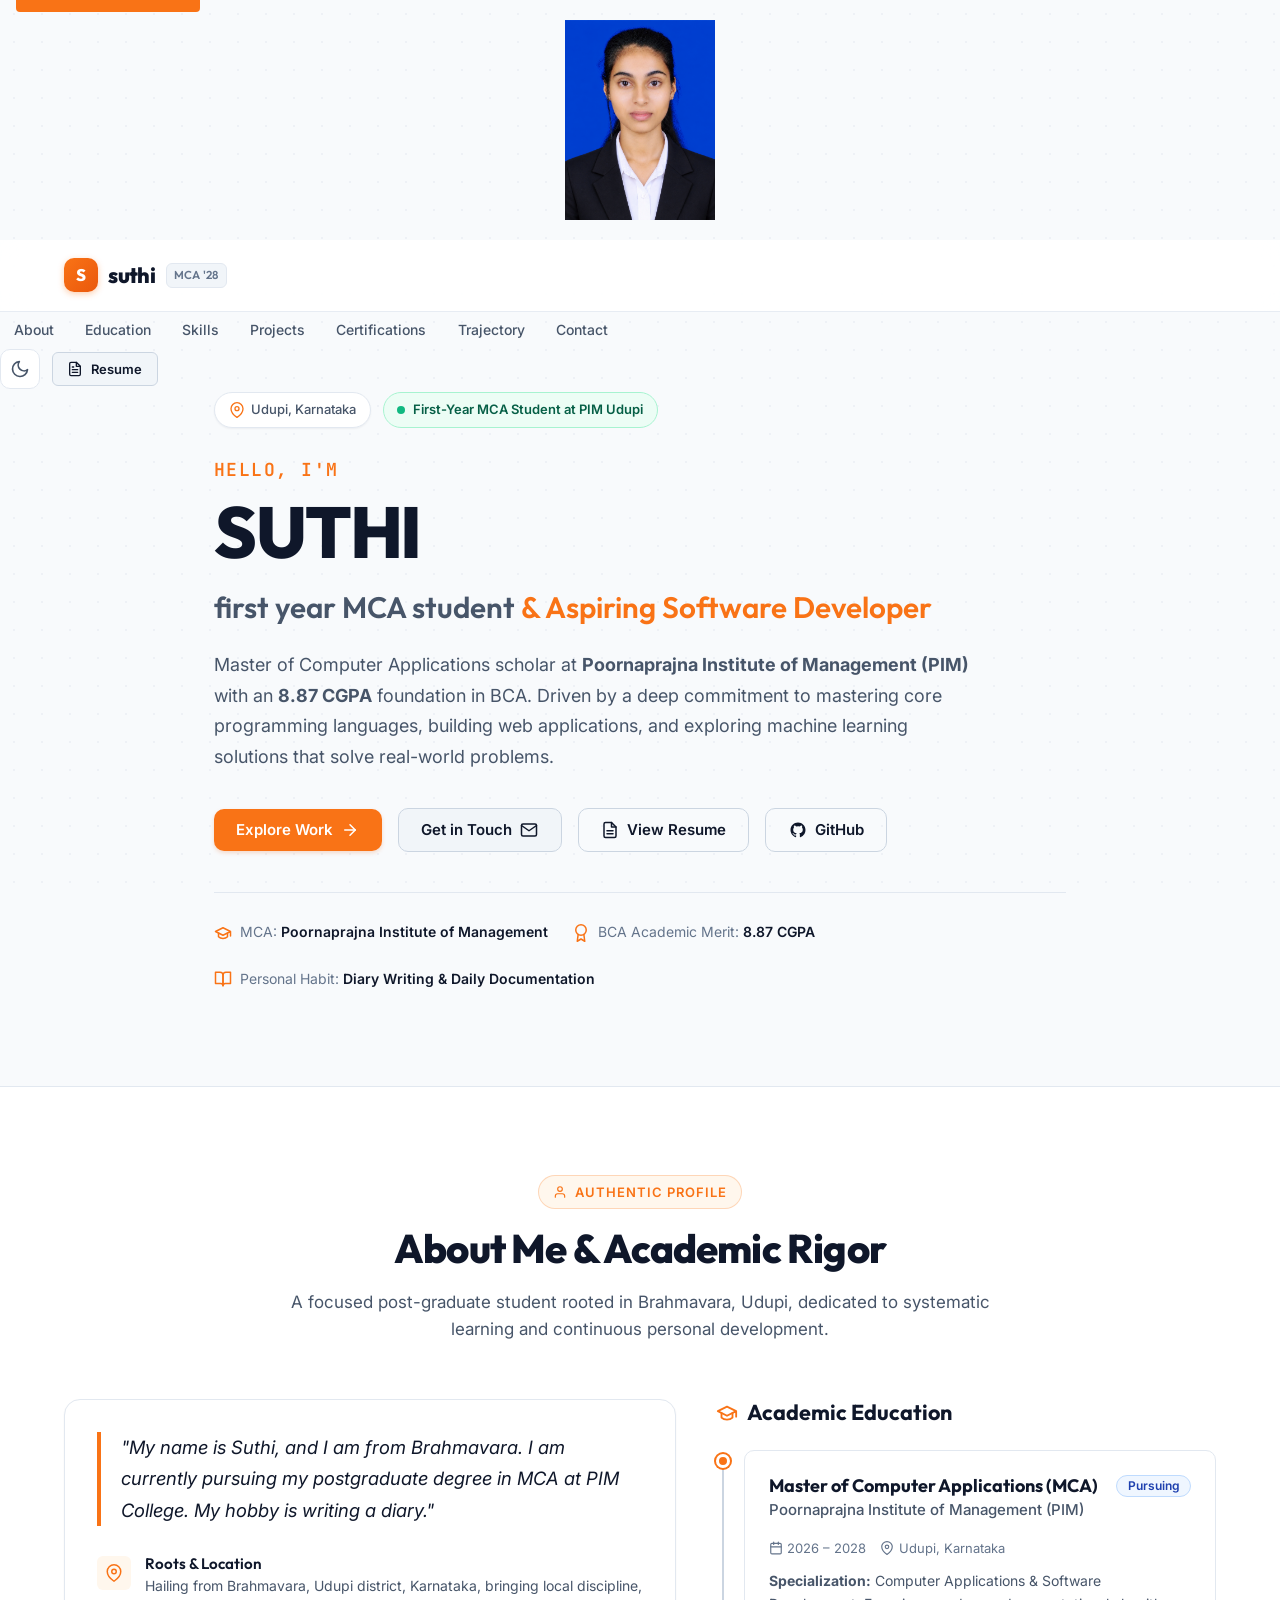
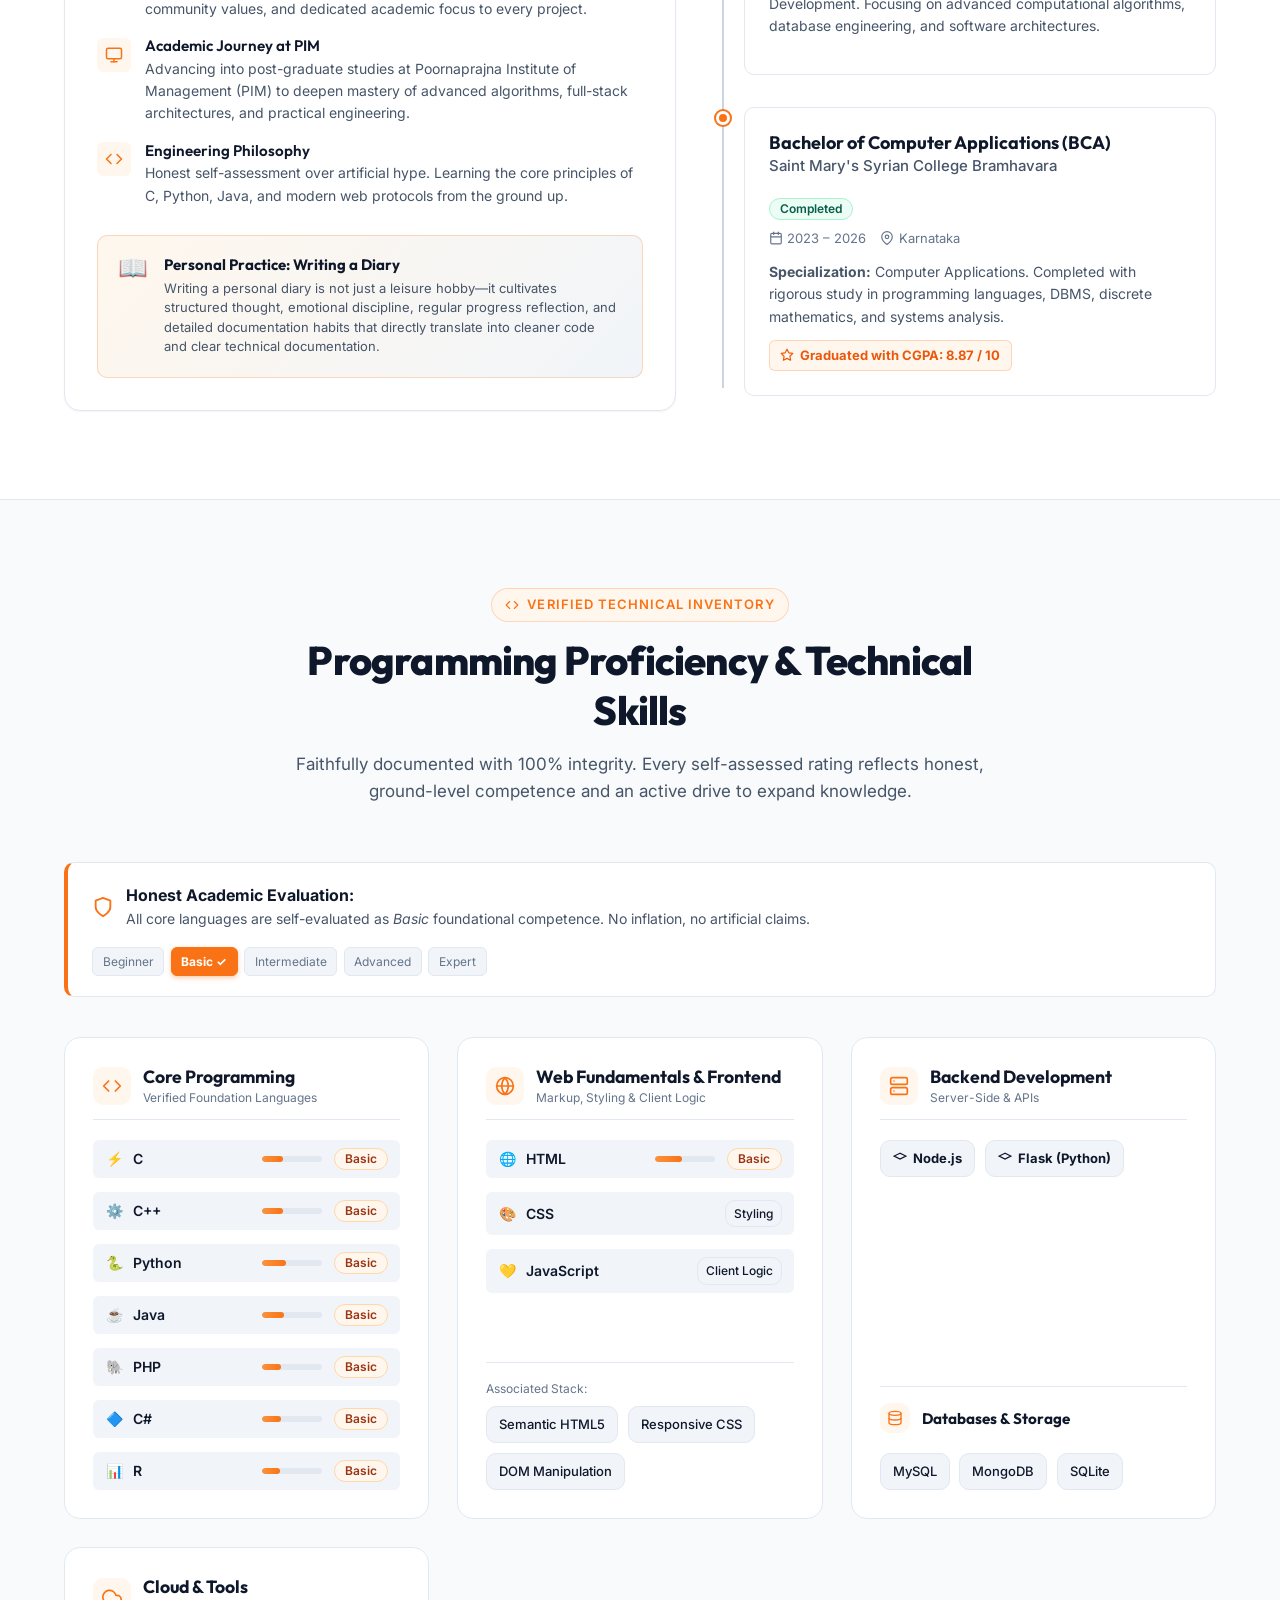
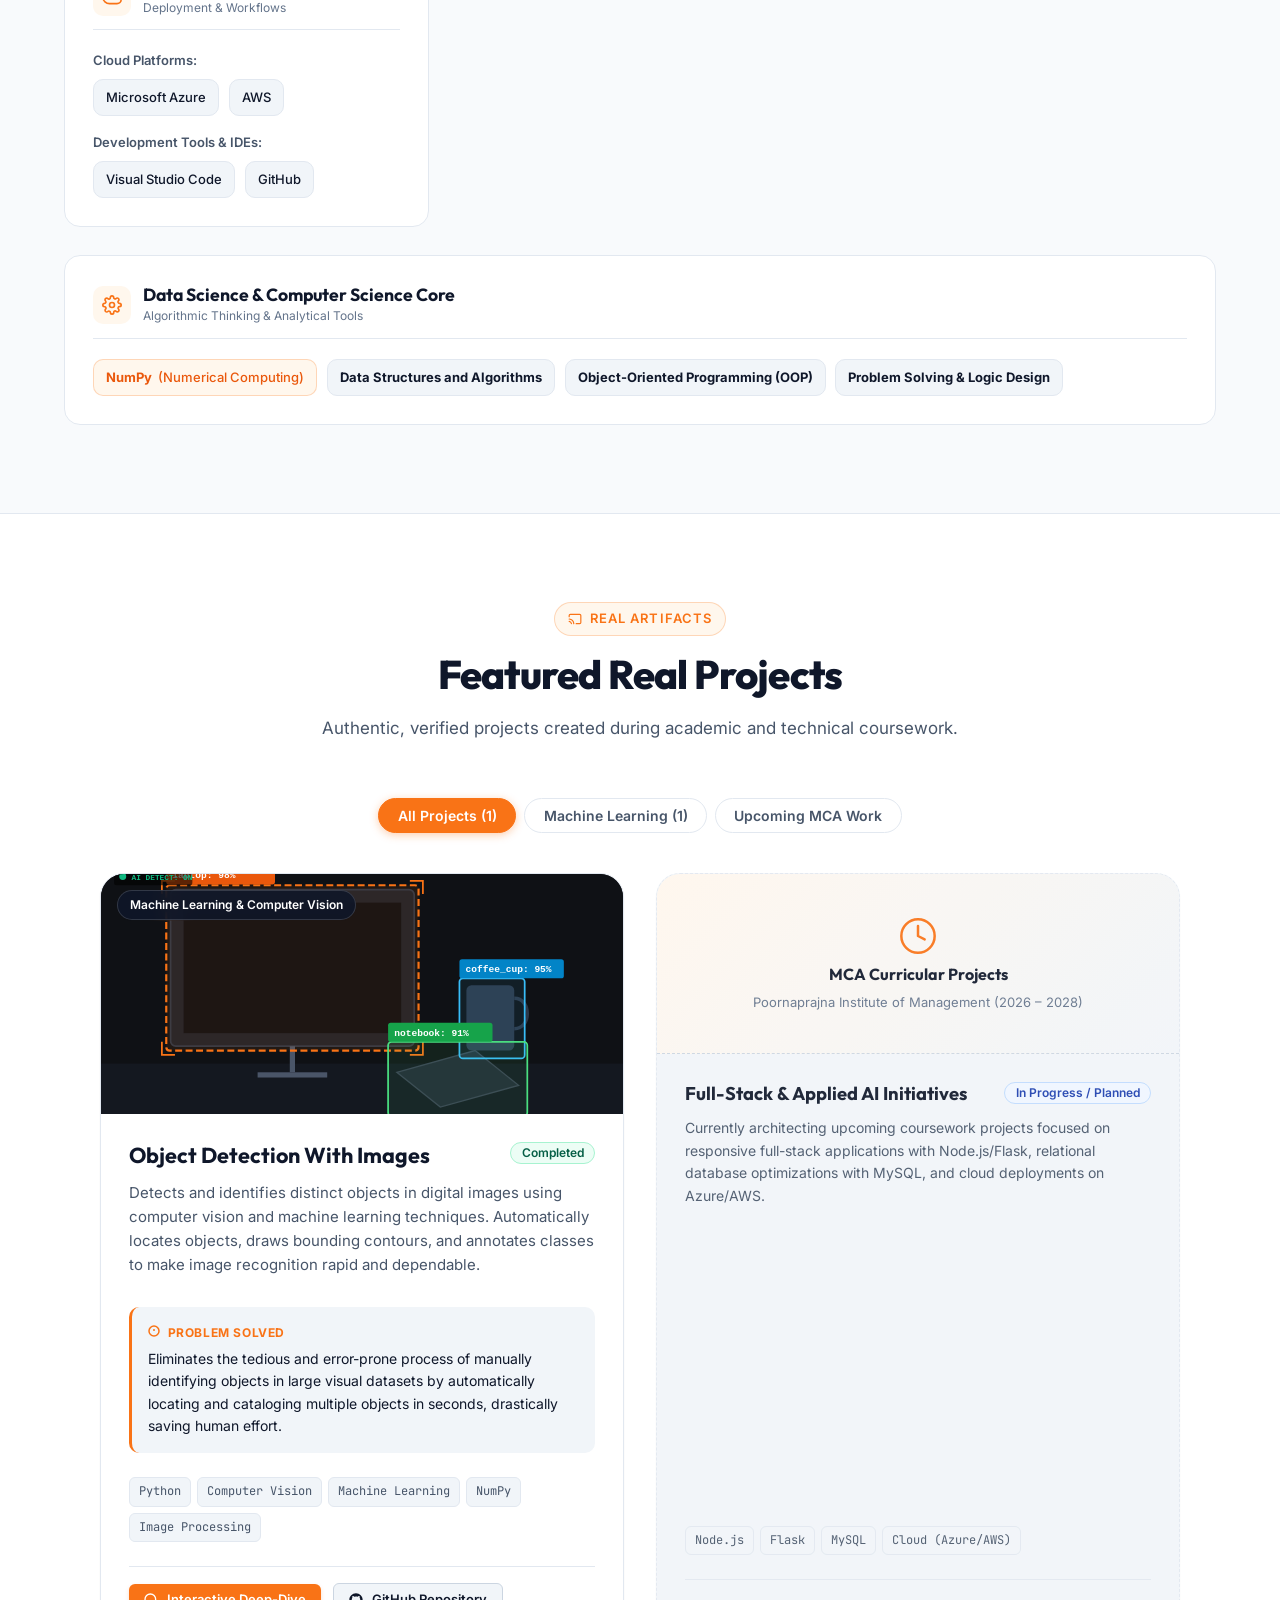
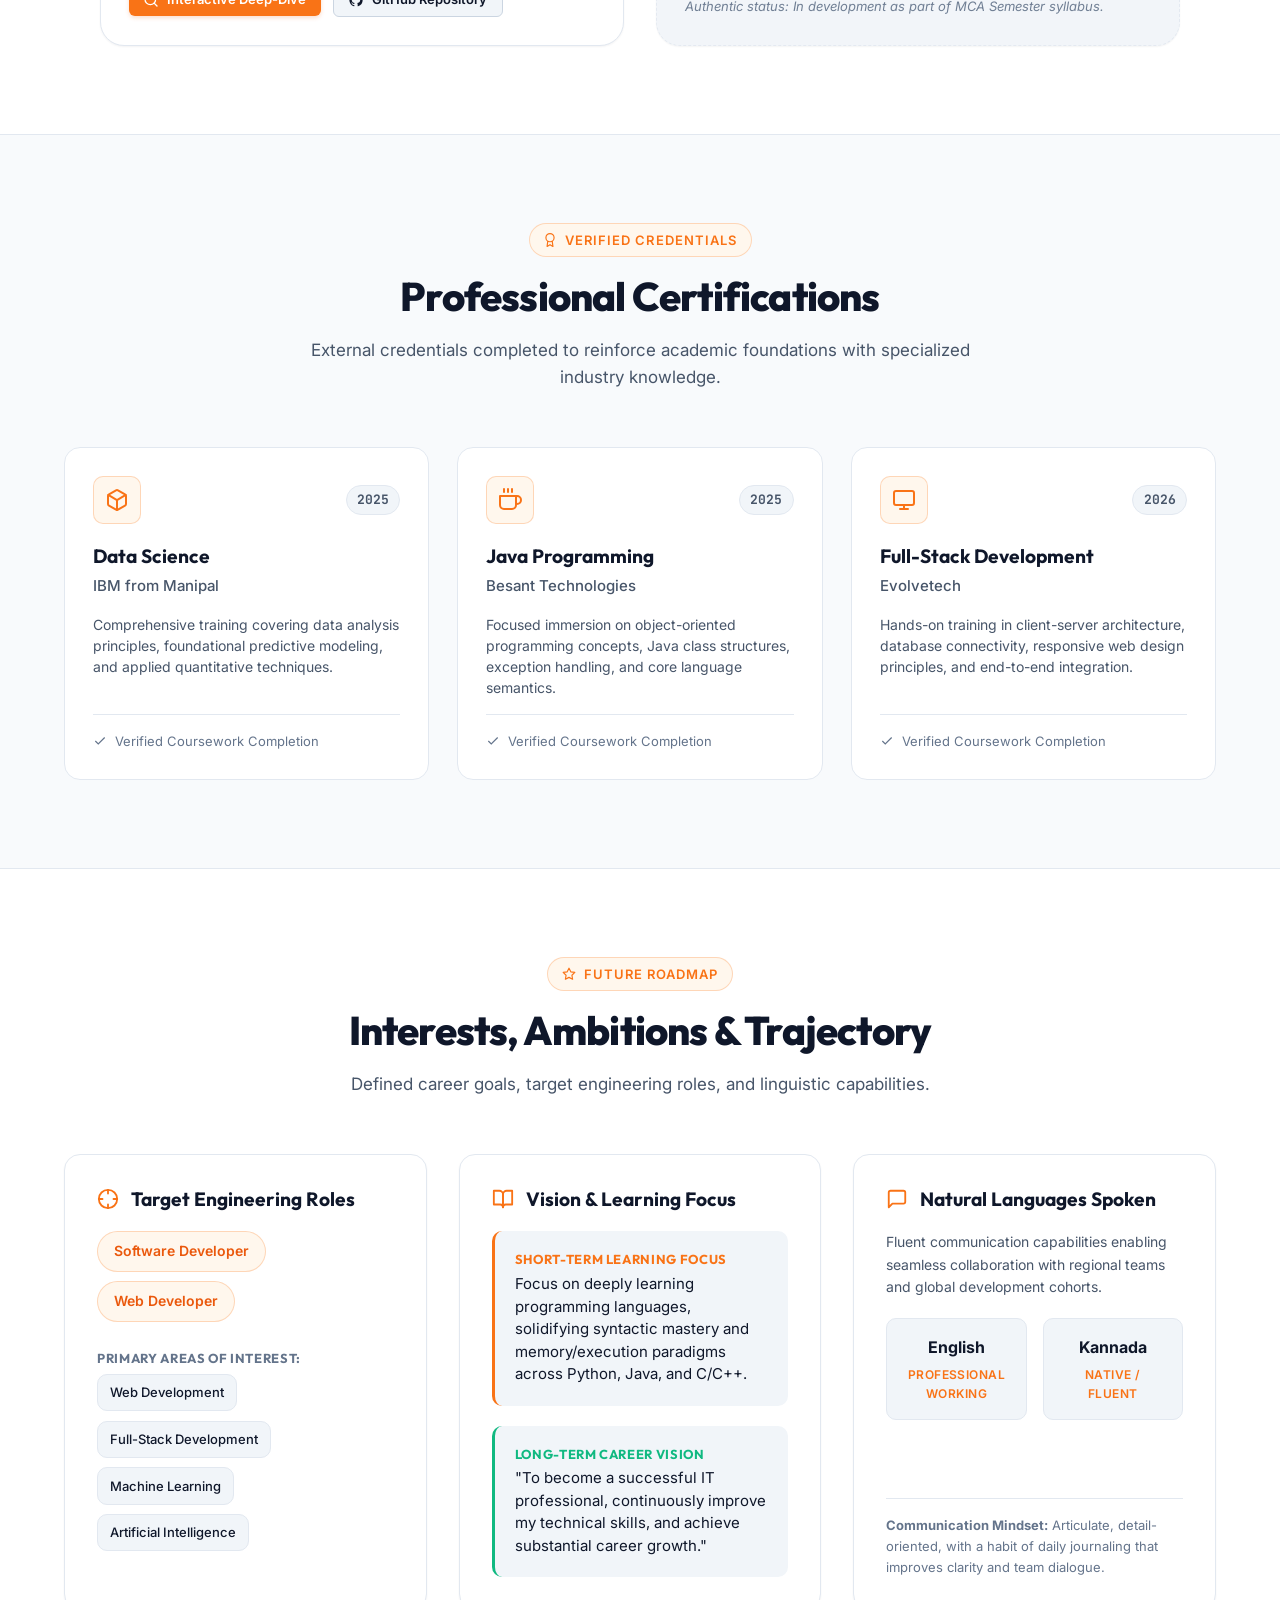
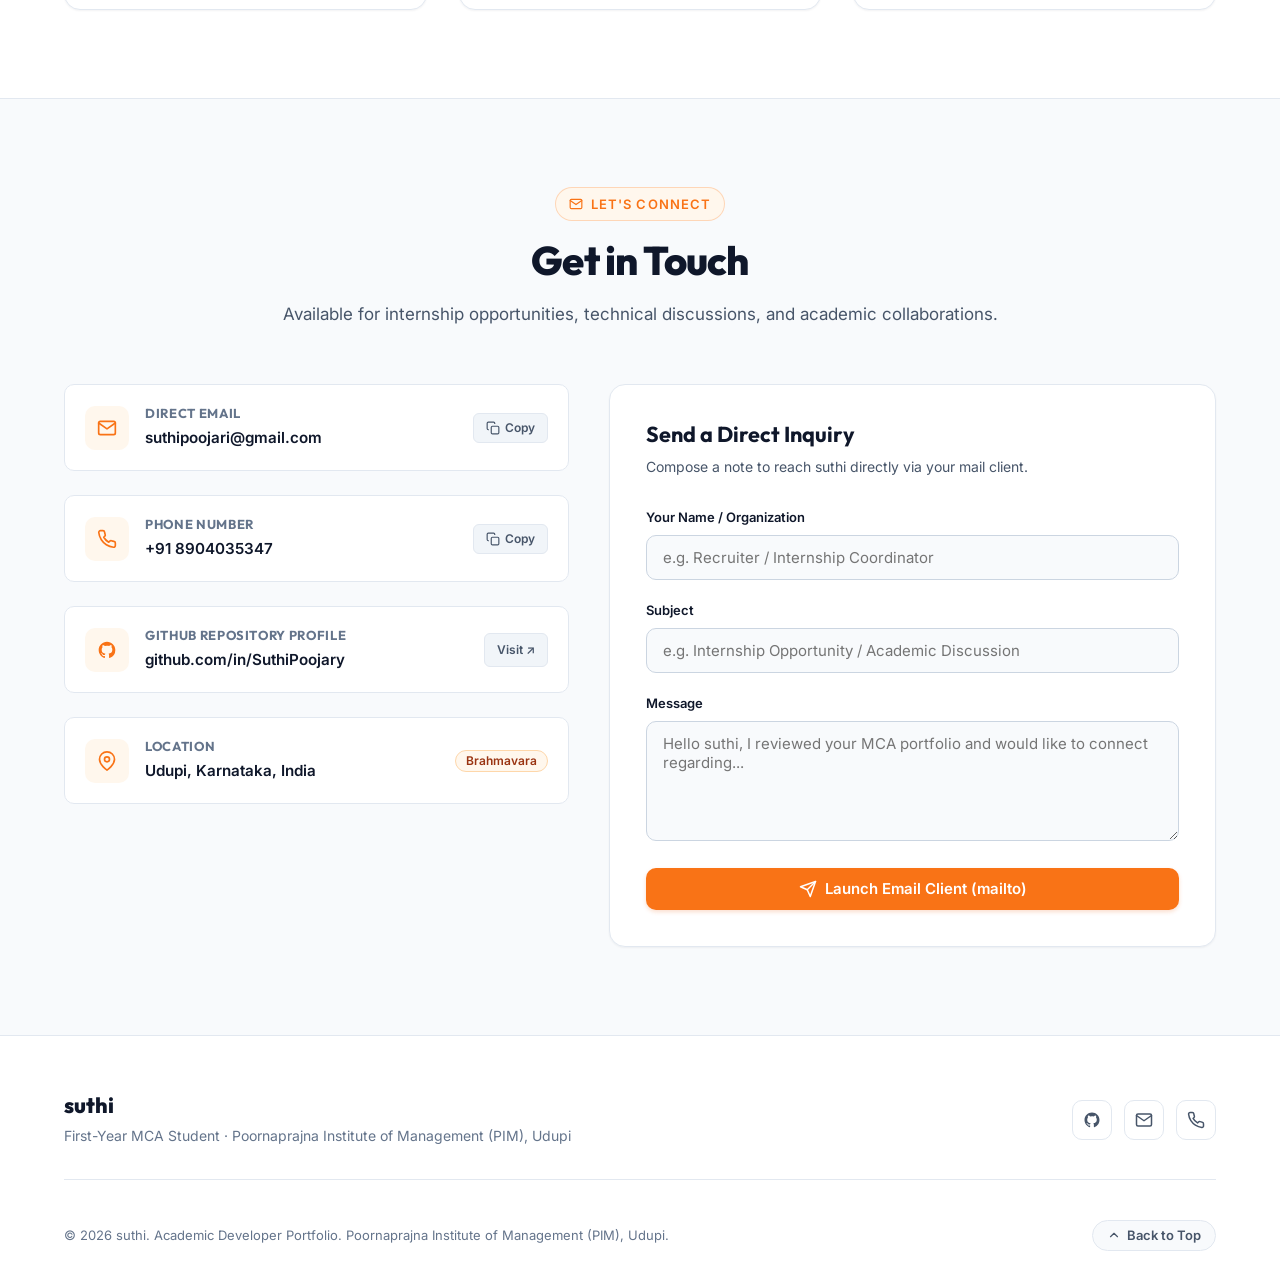
<file: index.html>
<!DOCTYPE html>
<html lang="en" data-theme="light">
<head>
  <meta charset="UTF-8">
  <meta name="viewport" content="width=device-width, initial-scale=1.0">
  
  <!-- Primary Meta Tags -->
  <title>SUTHI | MCA Portfolio | Poornaprajna Institute of Management</title>
  <meta name="title" content="suthi | MCA Portfolio | Poornaprajna Institute of Management">
  <meta name="description" content="Portfolio of SUTHI, first year MCA student at Poornaprajna Institute of Management (PIM) Udupi specializing in software development, core programming, and machine learning.">
  <meta name="keywords" content="suthi, MCA, PIM Udupi, Poornaprajna Institute of Management, software developer, web developer, Brahmavara, BCA, Saint Mary's Syrian College, Python, Java, Machine Learning">
  <meta name="author" content="suthi">
  <meta name="theme-color" content="#f97316">
  
  <!-- OpenGraph / Facebook -->
  <meta property="og:type" content="website">
  <meta property="og:url" content="https://github.com/in/SuthiPoojary">
  <meta property="og:title" content="suthi | MCA Portfolio | Poornaprajna Institute of Management">
  <meta property="og:description" content="Portfolio of suthi, first year MCA student at PIM Udupi specializing in software development, machine learning, and web technologies.">
  <meta property="og:locale" content="en_US">
  
  <!-- Twitter -->
  <meta property="twitter:card" content="summary_large_image">
  <meta property="twitter:title" content="suthi | MCA Portfolio | Poornaprajna Institute of Management">
  <meta property="twitter:description" content="Portfolio of suthi, first year MCA student at PIM Udupi specializing in software development, machine learning, and web technologies.">

  <!-- Favicon Icon (Inline SVG Data URI) -->
  <link rel="icon" type="image/svg+xml" href="data:image/svg+xml,<svg xmlns='http://www.w3.org/2000/svg' viewBox='0 0 100 100'><rect width='100' height='100' rx='20' fill='%23f97316'/><text x='50%' y='62%' font-size='56' font-family='sans-serif' font-weight='bold' fill='white' text-anchor='middle'>S</text></svg>">

  <!-- Google Fonts Preconnect & Stylesheet -->
  <link rel="preconnect" href="https://fonts.googleapis.com">
  <link rel="preconnect" href="https://fonts.gstatic.com" crossorigin>
  <link href="https://fonts.googleapis.com/css2?family=Inter:wght@400;500;600;700&family=Outfit:wght@600;700;800&family=JetBrains+Mono:wght@500;600&display=swap" rel="stylesheet">
  
  <!-- Main Stylesheet -->
  <link rel="stylesheet" href="style.css">

  <!-- Structured Data (JSON-LD) for SEO -->
  <script type="application/ld+json">
  {
    "@context": "https://schema.org",
    "@type": "Person",
    "name": "suthi",
    "jobTitle": "first year MCA student",
    "address": {
      "@type": "PostalAddress",
      "addressLocality": "Udupi",
      "addressRegion": "Karnataka",
      "addressCountry": "India"
    },
    "alumniOf": [
      {
        "@type": "EducationalOrganization",
        "name": "Saint Mary's Syrian College Bramhavara",
        "description": "Bachelor of Computer Applications (BCA) - 8.87 CGPA"
      },
      {
        "@type": "EducationalOrganization",
        "name": "Poornaprajna Institute of Management (PIM)",
        "description": "Master of Computer Applications (MCA) - Pursuing"
      }
    ],
    "email": "mailto:suthipoojari@gmail.com",
    "telephone": "+918904035347",
    "url": "https://github.com/in/SuthiPoojary",
    "sameAs": [
      "https://github.com/in/SuthiPoojary"
    ]
  }
  </script>
</head>
<body>
  <img src="file_000000007f448208858519857343e30c.png"
     alt="Suthi"
     class="profile-photo">
  
  <!-- Accessible Skip Link -->
  <a href="#main-content" class="skip-link" style="position: absolute; top: -50px; left: 1rem; z-index: 9999; background: #f97316; color: #fff; padding: 0.5rem 1rem; border-radius: 4px; transition: top 0.2s;">Skip to main content</a>

  <!-- ========================================================================
       Top Navigation Header
       ======================================================================== -->
  <header class="site-header" id="site-header">
    <div class="container nav-container">
      <!-- Brand Mark -->
      <a href="#hero" class="brand-link" id="nav-brand-logo" aria-label="suthi portfolio homepage">
        <div class="brand-logo-icon">S</div>
        <span>suthi</span>
        <span class="brand-tag">MCA '28</span>
        </div>
      </a>

      <!-- Desktop Navigation Anchor Links -->
      <nav class="nav-links" id="desktop-nav" aria-label="Main Navigation">
        <a href="#about" class="nav-link" id="link-about">About</a>
        <a href="#education" class="nav-link" id="link-education">Education</a>
        <a href="#skills" class="nav-link" id="link-skills">Skills</a>
        <a href="#projects" class="nav-link" id="link-projects">Projects</a>
        <a href="#certifications" class="nav-link" id="link-certifications">Certifications</a>
        <a href="#ambitions" class="nav-link" id="link-ambitions">Trajectory</a>
        <a href="#contact" class="nav-link" id="link-contact">Contact</a>
      </nav>

      <!-- Action Buttons: Theme Toggle & Resume CTA -->
      <div class="nav-actions">
        <!-- Dark / Light Theme Toggle -->
        <button type="button" class="theme-toggle-btn" id="theme-toggle" aria-label="Toggle dark and light theme" title="Toggle theme mode">
          <!-- Sun Icon (shown in dark mode) -->
          <svg class="sun-icon" style="display:none;" viewBox="0 0 24 24" fill="none" stroke="currentColor" stroke-width="2" stroke-linecap="round" stroke-linejoin="round" aria-hidden="true">
            <circle cx="12" cy="12" r="5"></circle>
            <line x1="12" y1="1" x2="12" y2="3"></line>
            <line x1="12" y1="21" x2="12" y2="23"></line>
            <line x1="4.22" y1="4.22" x2="5.64" y2="5.64"></line>
            <line x1="18.36" y1="18.36" x2="19.78" y2="19.78"></line>
            <line x1="1" y1="12" x2="3" y2="12"></line>
            <line x1="21" y1="12" x2="23" y2="12"></line>
            <line x1="4.22" y1="19.78" x2="5.64" y2="18.36"></line>
            <line x1="18.36" y1="5.64" x2="19.78" y2="4.22"></line>
          </svg>
          <!-- Moon Icon (shown in light mode) -->
          <svg class="moon-icon" viewBox="0 0 24 24" fill="none" stroke="currentColor" stroke-width="2" stroke-linecap="round" stroke-linejoin="round" aria-hidden="true">
            <path d="M21 12.79A9 9 0 1 1 11.21 3 7 7 0 0 0 21 12.79z"></path>
          </svg>
        </button>

        <!-- View / Download Resume CTA -->
        <button type="button" class="btn btn-secondary btn-sm nav-resume-btn" id="open-resume-btn" aria-haspopup="dialog">
          <svg width="16" height="16" viewBox="0 0 24 24" fill="none" stroke="currentColor" stroke-width="2" stroke-linecap="round" stroke-linejoin="round" aria-hidden="true">
            <path d="M14 2H6a2 2 0 0 0-2 2v16a2 2 0 0 0 2 2h12a2 2 0 0 0 2-2V8z"></path>
            <polyline points="14 2 14 8 20 8"></polyline>
            <line x1="16" y1="13" x2="8" y2="13"></line>
            <line x1="16" y1="17" x2="8" y2="17"></line>
            <polyline points="10 9 9 9 8 9"></polyline>
          </svg>
          <span>Resume</span>
        </button>

        <!-- Mobile Drawer Hamburger Toggle -->
        <button type="button" class="mobile-nav-toggle" id="mobile-nav-toggle" aria-label="Open mobile menu" aria-expanded="false" aria-controls="mobile-drawer">
          <svg width="22" height="22" viewBox="0 0 24 24" fill="none" stroke="currentColor" stroke-width="2" stroke-linecap="round" stroke-linejoin="round" aria-hidden="true">
            <line x1="3" y1="12" x2="21" y2="12"></line>
            <line x1="3" y1="6" x2="21" y2="6"></line>
            <line x1="3" y1="18" x2="21" y2="18"></line>
          </svg>
        </button>
      </div>
    </div>
  </header>

  <!-- Mobile Drawer Overlay & Panel -->
  <div class="mobile-drawer" id="mobile-drawer" aria-hidden="true" role="dialog" aria-modal="true" aria-label="Mobile Navigation Drawer">
    <div class="drawer-panel">
      <div class="drawer-header">
        <a href="#hero" class="brand-link" id="mobile-brand-link">
          <div class="brand-logo-icon">S</div>
          <span>suthi</span>
        </a>
        <button type="button" class="btn-icon-only" id="close-drawer-btn" aria-label="Close navigation menu">
          <svg width="20" height="20" viewBox="0 0 24 24" fill="none" stroke="currentColor" stroke-width="2" stroke-linecap="round" stroke-linejoin="round">
            <line x1="18" y1="6" x2="6" y2="18"></line>
            <line x1="6" y1="6" x2="18" y2="18"></line>
          </svg>
        </button>
      </div>
      <div class="drawer-links" id="drawer-nav-items">
        <a href="#about" class="drawer-link">About</a>
        <a href="#education" class="drawer-link">Academic Education</a>
        <a href="#skills" class="drawer-link">Skills & Proficiency</a>
        <a href="#projects" class="drawer-link">Featured Projects</a>
        <a href="#certifications" class="drawer-link">Certifications</a>
        <a href="#ambitions" class="drawer-link">Career Trajectory</a>
        <a href="#contact" class="drawer-link">Contact</a>
      </div>
      <div class="drawer-footer">
        <button type="button" class="btn btn-primary" id="drawer-resume-btn" style="width: 100%;">
          <svg width="18" height="18" viewBox="0 0 24 24" fill="none" stroke="currentColor" stroke-width="2" stroke-linecap="round" stroke-linejoin="round">
            <path d="M21 15v4a2 2 0 0 1-2 2H5a2 2 0 0 1-2-2v-4"></path>
            <polyline points="7 10 12 15 17 10"></polyline>
            <line x1="12" y1="15" x2="12" y2="3"></line>
          </svg>
          <span>View Resume</span>
        </button>
        <p style="font-size: 0.75rem; color: var(--text-muted); text-align: center;">Poornaprajna Institute of Management (PIM)</p>
      </div>
    </div>
  </div>

  <!-- ========================================================================
       Main Content Container
       ======================================================================== -->
  <main id="main-content">

    <!-- ----------------------------------------------------------------------
         2. Hero Showcase Section (Text-Focused Introduction)
         ---------------------------------------------------------------------- -->
    <section class="section hero-section" id="hero" aria-label="Hero Introduction">
      <div class="container hero-layout">
        <div class="hero-content">
          <!-- Top Status and Location Badges -->
          <div class="hero-badge-row">
            <div class="location-badge">
              <svg width="16" height="16" viewBox="0 0 24 24" fill="none" stroke="currentColor" stroke-width="2" stroke-linecap="round" stroke-linejoin="round" aria-hidden="true">
                <path d="M21 10c0 7-9 13-9 13s-9-6-9-13a9 9 0 0 1 18 0z"></path>
                <circle cx="12" cy="10" r="3"></circle>
              </svg>
              <span>Udupi, Karnataka</span>
            </div>

            <div class="status-indicator-badge">
              <span class="status-dot" aria-hidden="true"></span>
              <span>First-Year MCA Student at PIM Udupi</span>
            </div>
          </div>

          <!-- Greeting & Main Name -->
          <div class="hero-title-greeting">Hello, I'm</div>
          <h1 class="hero-main-name">suthi</h1>
          <h2 class="hero-headline">first year MCA student <span class="highlight-orange">& Aspiring Software Developer</span></h2>

          <!-- Concise Elevator Pitch -->
          <p class="hero-pitch">
            Master of Computer Applications scholar at <strong>Poornaprajna Institute of Management (PIM)</strong> with an <strong>8.87 CGPA</strong> foundation in BCA. Driven by a deep commitment to mastering core programming languages, building web applications, and exploring machine learning solutions that solve real-world problems.
          </p>

          <!-- Primary Action Buttons -->
          <div class="hero-ctas">
            <a href="#projects" class="btn btn-primary" id="hero-btn-explore">
              <span>Explore Work</span>
              <svg width="18" height="18" viewBox="0 0 24 24" fill="none" stroke="currentColor" stroke-width="2" stroke-linecap="round" stroke-linejoin="round" aria-hidden="true">
                <line x1="5" y1="12" x2="19" y2="12"></line>
                <polyline points="12 5 19 12 12 19"></polyline>
              </svg>
            </a>
            
            <a href="#contact" class="btn btn-secondary" id="hero-btn-contact">
              <span>Get in Touch</span>
              <svg width="18" height="18" viewBox="0 0 24 24" fill="none" stroke="currentColor" stroke-width="2" stroke-linecap="round" stroke-linejoin="round" aria-hidden="true">
                <path d="M4 4h16c1.1 0 2 .9 2 2v12c0 1.1-.9 2-2 2H4c-1.1 0-2-.9-2-2V6c0-1.1.9-2 2-2z"></path>
                <polyline points="22,6 12,13 2,6"></polyline>
              </svg>
            </a>

            <button type="button" class="btn btn-outline" id="hero-btn-resume" title="View or print suthi's verified resume">
              <svg width="18" height="18" viewBox="0 0 24 24" fill="none" stroke="currentColor" stroke-width="2" stroke-linecap="round" stroke-linejoin="round" aria-hidden="true">
                <path d="M14 2H6a2 2 0 0 0-2 2v16a2 2 0 0 0 2 2h12a2 2 0 0 0 2-2V8z"></path>
                <polyline points="14 2 14 8 20 8"></polyline>
                <line x1="16" y1="13" x2="8" y2="13"></line>
                <line x1="16" y1="17" x2="8" y2="17"></line>
              </svg>
              <span>View Resume</span>
            </button>

            <a href="https://github.com/in/SuthiPoojary" target="_blank" rel="noopener noreferrer" class="btn btn-outline" id="hero-btn-github" title="Visit suthi's GitHub Profile">
              <svg width="18" height="18" viewBox="0 0 24 24" fill="currentColor" aria-hidden="true">
                <path fill-rule="evenodd" clip-rule="evenodd" d="M12 2C6.477 2 2 6.484 2 12.017c0 4.425 2.865 8.18 6.839 9.504.5.092.682-.217.682-.483 0-.237-.008-.868-.013-1.703-2.782.605-3.369-1.343-3.369-1.343-.454-1.158-1.11-1.466-1.11-1.466-.908-.62.069-.608.069-.608 1.003.07 1.53 1.032 1.53 1.032.892 1.53 2.341 1.088 2.91.832.092-.647.35-1.088.636-1.338-2.22-.253-4.555-1.113-4.555-4.951 0-1.093.39-1.988 1.029-2.688-.103-.253-.446-1.272.098-2.65 0 0 .84-.27 2.75 1.026A9.564 9.564 0 0112 6.844c.85.004 1.705.115 2.504.337 1.909-1.296 2.747-1.027 2.747-1.027.546 1.379.202 2.398.1 2.651.64.7 1.028 1.595 1.028 2.688 0 3.848-2.339 4.695-4.566 4.943.359.309.678.92.678 1.855 0 1.338-.012 2.419-.012 2.747 0 .268.18.58.688.482A10.019 10.019 0 0022 12.017C22 6.484 17.522 2 12 2z"></path>
              </svg>
              <span>GitHub</span>
            </a>
          </div>

          <!-- Quick Fact Strip -->
          <div class="hero-meta-strip">
            <div class="meta-strip-item">
              <svg width="18" height="18" viewBox="0 0 24 24" fill="none" stroke="currentColor" stroke-width="2" stroke-linecap="round" stroke-linejoin="round" style="color: var(--primary);" aria-hidden="true">
                <path d="M22 10v6M2 10l10-5 10 5-10 5z"></path>
                <path d="M6 12v5c3 3 9 3 12 0v-5"></path>
              </svg>
              <span>MCA: <strong>Poornaprajna Institute of Management</strong></span>
            </div>
            <div class="meta-strip-item">
              <svg width="18" height="18" viewBox="0 0 24 24" fill="none" stroke="currentColor" stroke-width="2" stroke-linecap="round" stroke-linejoin="round" style="color: var(--primary);" aria-hidden="true">
                <circle cx="12" cy="8" r="7"></circle>
                <polyline points="8.21 13.89 7 23 12 20 17 23 15.79 13.88"></polyline>
              </svg>
              <span>BCA Academic Merit: <strong>8.87 CGPA</strong></span>
            </div>
            <div class="meta-strip-item">
              <svg width="18" height="18" viewBox="0 0 24 24" fill="none" stroke="currentColor" stroke-width="2" stroke-linecap="round" stroke-linejoin="round" style="color: var(--primary);" aria-hidden="true">
                <path d="M2 3h6a4 4 0 0 1 4 4v14a3 3 0 0 0-3-3H2z"></path>
                <path d="M22 3h-6a4 4 0 0 0-4 4v14a3 3 0 0 1 3-3h7z"></path>
              </svg>
              <span>Personal Habit: <strong>Diary Writing & Daily Documentation</strong></span>
            </div>
          </div>
        </div>
      </div>
    </section>

    <!-- ----------------------------------------------------------------------
         3. About Me & Academic Background Section
         ---------------------------------------------------------------------- -->
    <section class="section section-alt" id="about" aria-label="About suthi">
      <div class="container">
        <div class="section-header">
          <div class="section-tag">
            <svg width="14" height="14" viewBox="0 0 24 24" fill="none" stroke="currentColor" stroke-width="2" stroke-linecap="round" stroke-linejoin="round" aria-hidden="true">
              <path d="M20 21v-2a4 4 0 0 0-4-4H8a4 4 0 0 0-4 4v2"></path>
              <circle cx="12" cy="7" r="4"></circle>
            </svg>
            <span>Authentic Profile</span>
          </div>
          <h2 class="section-title">About Me & Academic Rigor</h2>
          <p class="section-subtitle">
            A focused post-graduate student rooted in Brahmavara, Udupi, dedicated to systematic learning and continuous personal development.
          </p>
        </div>

        <div class="about-grid">
          <!-- Left Column: Authentic Bio & Diary Habit -->
          <div class="card bio-card">
            <blockquote class="bio-quote">
              "My name is Suthi, and I am from Brahmavara. I am currently pursuing my postgraduate degree in MCA at PIM College. My hobby is writing a diary."
            </blockquote>

            <div class="about-details-list">
              <div class="about-detail-item">
                <div class="about-detail-icon">
                  <svg width="18" height="18" viewBox="0 0 24 24" fill="none" stroke="currentColor" stroke-width="2" stroke-linecap="round" stroke-linejoin="round" aria-hidden="true">
                    <path d="M21 10c0 7-9 13-9 13s-9-6-9-13a9 9 0 0 1 18 0z"></path>
                    <circle cx="12" cy="10" r="3"></circle>
                  </svg>
                </div>
                <div class="about-detail-text">
                  <h4>Roots & Location</h4>
                  <p>Hailing from Brahmavara, Udupi district, Karnataka, bringing local discipline, community values, and dedicated academic focus to every project.</p>
                </div>
              </div>

              <div class="about-detail-item">
                <div class="about-detail-icon">
                  <svg width="18" height="18" viewBox="0 0 24 24" fill="none" stroke="currentColor" stroke-width="2" stroke-linecap="round" stroke-linejoin="round" aria-hidden="true">
                    <rect x="2" y="3" width="20" height="14" rx="2" ry="2"></rect>
                    <line x1="8" y1="21" x2="16" y2="21"></line>
                    <line x1="12" y1="17" x2="12" y2="21"></line>
                  </svg>
                </div>
                <div class="about-detail-text">
                  <h4>Academic Journey at PIM</h4>
                  <p>Advancing into post-graduate studies at Poornaprajna Institute of Management (PIM) to deepen mastery of advanced algorithms, full-stack architectures, and practical engineering.</p>
                </div>
              </div>

              <div class="about-detail-item">
                <div class="about-detail-icon">
                  <svg width="18" height="18" viewBox="0 0 24 24" fill="none" stroke="currentColor" stroke-width="2" stroke-linecap="round" stroke-linejoin="round" aria-hidden="true">
                    <polyline points="16 18 22 12 16 6"></polyline>
                    <polyline points="8 6 2 12 8 18"></polyline>
                  </svg>
                </div>
                <div class="about-detail-text">
                  <h4>Engineering Philosophy</h4>
                  <p>Honest self-assessment over artificial hype. Learning the core principles of C, Python, Java, and modern web protocols from the ground up.</p>
                </div>
              </div>
            </div>

            <!-- Hobby Callout: Writing a Diary -->
            <div class="hobby-callout">
              <div class="hobby-icon">📖</div>
              <div class="hobby-callout-text">
                <h5>Personal Practice: Writing a Diary</h5>
                <p>
                  Writing a personal diary is not just a leisure hobby—it cultivates structured thought, emotional discipline, regular progress reflection, and detailed documentation habits that directly translate into cleaner code and clear technical documentation.
                </p>
              </div>
            </div>
          </div>

          <!-- Right Column: Academic Timeline -->
          <div class="education-column" id="education">
            <h3 style="font-size: 1.35rem; margin-bottom: 1.5rem; display: flex; align-items: center; gap: 0.6rem;">
              <svg width="22" height="22" viewBox="0 0 24 24" fill="none" stroke="currentColor" stroke-width="2" stroke-linecap="round" stroke-linejoin="round" style="color: var(--primary);" aria-hidden="true">
                <path d="M22 10v6M2 10l10-5 10 5-10 5z"></path>
                <path d="M6 12v5c3 3 9 3 12 0v-5"></path>
              </svg>
              <span>Academic Education</span>
            </h3>

            <div class="timeline">
              <!-- MCA Entry -->
              <div class="timeline-item">
                <div class="timeline-marker" aria-hidden="true"></div>
                <div class="timeline-card">
                  <div class="timeline-card-header">
                    <div>
                      <h4 class="timeline-degree">Master of Computer Applications (MCA)</h4>
                      <p class="timeline-institution">Poornaprajna Institute of Management (PIM)</p>
                    </div>
                    <span class="badge badge-status-pursuing">Pursuing</span>
                  </div>
                  
                  <div class="timeline-meta">
                    <span>
                      <svg width="14" height="14" viewBox="0 0 24 24" fill="none" stroke="currentColor" stroke-width="2" stroke-linecap="round" stroke-linejoin="round" aria-hidden="true">
                        <rect x="3" y="4" width="18" height="18" rx="2" ry="2"></rect>
                        <line x1="16" y1="2" x2="16" y2="6"></line>
                        <line x1="8" y1="2" x2="8" y2="6"></line>
                        <line x1="3" y1="10" x2="21" y2="10"></line>
                      </svg>
                      2026 – 2028
                    </span>
                    <span>
                      <svg width="14" height="14" viewBox="0 0 24 24" fill="none" stroke="currentColor" stroke-width="2" stroke-linecap="round" stroke-linejoin="round" aria-hidden="true">
                        <path d="M21 10c0 7-9 13-9 13s-9-6-9-13a9 9 0 0 1 18 0z"></path>
                        <circle cx="12" cy="10" r="3"></circle>
                      </svg>
                      Udupi, Karnataka
                    </span>
                  </div>

                  <p style="font-size: 0.875rem; color: var(--text-secondary); margin-bottom: 0.75rem;">
                    <strong>Specialization:</strong> Computer Applications & Software Development. Focusing on advanced computational algorithms, database engineering, and software architectures.
                  </p>
                </div>
              </div>

              <!-- BCA Entry -->
              <div class="timeline-item">
                <div class="timeline-marker" aria-hidden="true"></div>
                <div class="timeline-card">
                  <div class="timeline-card-header">
                    <div>
                      <h4 class="timeline-degree">Bachelor of Computer Applications (BCA)</h4>
                      <p class="timeline-institution">Saint Mary's Syrian College Bramhavara</p>
                    </div>
                    <span class="badge badge-status-completed">Completed</span>
                  </div>
                  
                  <div class="timeline-meta">
                    <span>
                      <svg width="14" height="14" viewBox="0 0 24 24" fill="none" stroke="currentColor" stroke-width="2" stroke-linecap="round" stroke-linejoin="round" aria-hidden="true">
                        <rect x="3" y="4" width="18" height="18" rx="2" ry="2"></rect>
                        <line x1="16" y1="2" x2="16" y2="6"></line>
                        <line x1="8" y1="2" x2="8" y2="6"></line>
                        <line x1="3" y1="10" x2="21" y2="10"></line>
                      </svg>
                      2023 – 2026
                    </span>
                    <span>
                      <svg width="14" height="14" viewBox="0 0 24 24" fill="none" stroke="currentColor" stroke-width="2" stroke-linecap="round" stroke-linejoin="round" aria-hidden="true">
                        <path d="M21 10c0 7-9 13-9 13s-9-6-9-13a9 9 0 0 1 18 0z"></path>
                        <circle cx="12" cy="10" r="3"></circle>
                      </svg>
                      Karnataka
                    </span>
                  </div>

                  <p style="font-size: 0.875rem; color: var(--text-secondary); margin-bottom: 0.75rem;">
                    <strong>Specialization:</strong> Computer Applications. Completed with rigorous study in programming languages, DBMS, discrete mathematics, and systems analysis.
                  </p>

                  <div class="cgpa-pill">
                    <svg width="14" height="14" viewBox="0 0 24 24" fill="none" stroke="currentColor" stroke-width="2" stroke-linecap="round" stroke-linejoin="round" aria-hidden="true">
                      <polygon points="12 2 15.09 8.26 22 9.27 17 14.14 18.18 21.02 12 17.77 5.82 21.02 7 14.14 2 9.27 8.91 8.26 12 2"></polygon>
                    </svg>
                    <span>Graduated with CGPA: <strong>8.87 / 10</strong></span>
                  </div>
                </div>
              </div>
            </div>
          </div>
        </div>
      </div>
    </section>

    <!-- ----------------------------------------------------------------------
         4. Technical Skills & Programming Proficiency Section
         ---------------------------------------------------------------------- -->
    <section class="section" id="skills" aria-label="Technical Skills">
      <div class="container">
        <div class="section-header">
          <div class="section-tag">
            <svg width="14" height="14" viewBox="0 0 24 24" fill="none" stroke="currentColor" stroke-width="2" stroke-linecap="round" stroke-linejoin="round" aria-hidden="true">
              <polyline points="16 18 22 12 16 6"></polyline>
              <polyline points="8 6 2 12 8 18"></polyline>
            </svg>
            <span>Verified Technical Inventory</span>
          </div>
          <h2 class="section-title">Programming Proficiency & Technical Skills</h2>
          <p class="section-subtitle">
            Faithfully documented with 100% integrity. Every self-assessed rating reflects honest, ground-level competence and an active drive to expand knowledge.
          </p>
        </div>

        <div class="skills-wrapper">
          <!-- Integrity Banner & Level Legend -->
          <div class="skills-integrity-notice">
            <div class="integrity-text">
              <svg width="22" height="22" viewBox="0 0 24 24" fill="none" stroke="currentColor" stroke-width="2" stroke-linecap="round" stroke-linejoin="round" aria-hidden="true">
                <path d="M12 22s8-4 8-10V5l-8-3-8 3v7c0 6 8 10 8 10z"></path>
              </svg>
              <div>
                <strong>Honest Academic Evaluation:</strong>
                <p>All core languages are self-evaluated as <em>Basic</em> foundational competence. No inflation, no artificial claims.</p>
              </div>
            </div>

            <div class="skills-legend" aria-label="Proficiency Scale Legend">
              <span class="legend-item">Beginner</span>
              <span class="legend-item legend-active" title="Verified Current Level for Core Languages">Basic ✓</span>
              <span class="legend-item">Intermediate</span>
              <span class="legend-item">Advanced</span>
              <span class="legend-item">Expert</span>
            </div>
          </div>

          <!-- Categorized Skills Grid -->
          <div class="skills-grid">
            <!-- Category 1: Core Programming Languages (Explicitly 'Basic' Level) -->
            <div class="skill-category-card">
              <div class="category-card-header">
                <div class="category-icon">
                  <svg width="20" height="20" viewBox="0 0 24 24" fill="none" stroke="currentColor" stroke-width="2" stroke-linecap="round" stroke-linejoin="round" aria-hidden="true">
                    <polyline points="16 18 22 12 16 6"></polyline>
                    <polyline points="8 6 2 12 8 18"></polyline>
                  </svg>
                </div>
                <div>
                  <h3 class="category-title">Core Programming</h3>
                  <p style="font-size: 0.75rem; color: var(--text-muted);">Verified Foundation Languages</p>
                </div>
              </div>

              <div class="skill-items-list">
                <!-- C -->
                <div class="skill-item-row">
                  <div class="skill-name-wrap">
                    <span class="skill-mini-icon">⚡</span>
                    <span>C</span>
                  </div>
                  <div class="skill-meter-wrap">
                    <div class="skill-meter-bar" title="Basic Level"><div class="skill-meter-fill" style="width: 35%;"></div></div>
                    <span class="badge badge-basic">Basic</span>
                  </div>
                </div>

                <!-- C++ -->
                <div class="skill-item-row">
                  <div class="skill-name-wrap">
                    <span class="skill-mini-icon">⚙️</span>
                    <span>C++</span>
                  </div>
                  <div class="skill-meter-wrap">
                    <div class="skill-meter-bar" title="Basic Level"><div class="skill-meter-fill" style="width: 35%;"></div></div>
                    <span class="badge badge-basic">Basic</span>
                  </div>
                </div>

                <!-- Python -->
                <div class="skill-item-row">
                  <div class="skill-name-wrap">
                    <span class="skill-mini-icon">🐍</span>
                    <span>Python</span>
                  </div>
                  <div class="skill-meter-wrap">
                    <div class="skill-meter-bar" title="Basic Level"><div class="skill-meter-fill" style="width: 40%;"></div></div>
                    <span class="badge badge-basic">Basic</span>
                  </div>
                </div>

                <!-- Java -->
                <div class="skill-item-row">
                  <div class="skill-name-wrap">
                    <span class="skill-mini-icon">☕</span>
                    <span>Java</span>
                  </div>
                  <div class="skill-meter-wrap">
                    <div class="skill-meter-bar" title="Basic Level"><div class="skill-meter-fill" style="width: 38%;"></div></div>
                    <span class="badge badge-basic">Basic</span>
                  </div>
                </div>

                <!-- PHP -->
                <div class="skill-item-row">
                  <div class="skill-name-wrap">
                    <span class="skill-mini-icon">🐘</span>
                    <span>PHP</span>
                  </div>
                  <div class="skill-meter-wrap">
                    <div class="skill-meter-bar" title="Basic Level"><div class="skill-meter-fill" style="width: 32%;"></div></div>
                    <span class="badge badge-basic">Basic</span>
                  </div>
                </div>

                <!-- C# -->
                <div class="skill-item-row">
                  <div class="skill-name-wrap">
                    <span class="skill-mini-icon">🔷</span>
                    <span>C#</span>
                  </div>
                  <div class="skill-meter-wrap">
                    <div class="skill-meter-bar" title="Basic Level"><div class="skill-meter-fill" style="width: 32%;"></div></div>
                    <span class="badge badge-basic">Basic</span>
                  </div>
                </div>

                <!-- R -->
                <div class="skill-item-row">
                  <div class="skill-name-wrap">
                    <span class="skill-mini-icon">📊</span>
                    <span>R</span>
                  </div>
                  <div class="skill-meter-wrap">
                    <div class="skill-meter-bar" title="Basic Level"><div class="skill-meter-fill" style="width: 30%;"></div></div>
                    <span class="badge badge-basic">Basic</span>
                  </div>
                </div>
              </div>
            </div>

            <!-- Category 2: Web Development Fundamentals -->
            <div class="skill-category-card">
              <div class="category-card-header">
                <div class="category-icon">
                  <svg width="20" height="20" viewBox="0 0 24 24" fill="none" stroke="currentColor" stroke-width="2" stroke-linecap="round" stroke-linejoin="round" aria-hidden="true">
                    <circle cx="12" cy="12" r="10"></circle>
                    <line x1="2" y1="12" x2="22" y2="12"></line>
                    <path d="M12 2a15.3 15.3 0 0 1 4 10 15.3 15.3 0 0 1-4 10 15.3 15.3 0 0 1-4-10 15.3 15.3 0 0 1 4-10z"></path>
                  </svg>
                </div>
                <div>
                  <h3 class="category-title">Web Fundamentals & Frontend</h3>
                  <p style="font-size: 0.75rem; color: var(--text-muted);">Markup, Styling & Client Logic</p>
                </div>
              </div>

              <div class="skill-items-list" style="margin-bottom: 1.25rem;">
                <div class="skill-item-row">
                  <div class="skill-name-wrap">
                    <span class="skill-mini-icon">🌐</span>
                    <span>HTML</span>
                  </div>
                  <div class="skill-meter-wrap">
                    <div class="skill-meter-bar" title="Basic Level"><div class="skill-meter-fill" style="width: 45%;"></div></div>
                    <span class="badge badge-basic">Basic</span>
                  </div>
                </div>

                <div class="skill-item-row">
                  <div class="skill-name-wrap">
                    <span class="skill-mini-icon">🎨</span>
                    <span>CSS</span>
                  </div>
                  <div class="skill-meter-wrap">
                    <span class="tech-tag" style="padding: 0.2rem 0.5rem; font-size: 0.75rem;">Styling</span>
                  </div>
                </div>

                <div class="skill-item-row">
                  <div class="skill-name-wrap">
                    <span class="skill-mini-icon">💛</span>
                    <span>JavaScript</span>
                  </div>
                  <div class="skill-meter-wrap">
                    <span class="tech-tag" style="padding: 0.2rem 0.5rem; font-size: 0.75rem;">Client Logic</span>
                  </div>
                </div>
              </div>

              <div style="margin-top: auto; padding-top: 1rem; border-top: 1px solid var(--border-light);">
                <p style="font-size: 0.75rem; color: var(--text-muted); margin-bottom: 0.5rem;">Associated Stack:</p>
                <div class="tech-tag-cloud">
                  <span class="tech-tag">Semantic HTML5</span>
                  <span class="tech-tag">Responsive CSS</span>
                  <span class="tech-tag">DOM Manipulation</span>
                </div>
              </div>
            </div>

            <!-- Category 3: Backend & Frameworks -->
            <div class="skill-category-card">
              <div class="category-card-header">
                <div class="category-icon">
                  <svg width="20" height="20" viewBox="0 0 24 24" fill="none" stroke="currentColor" stroke-width="2" stroke-linecap="round" stroke-linejoin="round" aria-hidden="true">
                    <rect x="2" y="2" width="20" height="8" rx="2" ry="2"></rect>
                    <rect x="2" y="14" width="20" height="8" rx="2" ry="2"></rect>
                    <line x1="6" y1="6" x2="6.01" y2="6"></line>
                    <line x1="6" y1="18" x2="6.01" y2="18"></line>
                  </svg>
                </div>
                <div>
                  <h3 class="category-title">Backend Development</h3>
                  <p style="font-size: 0.75rem; color: var(--text-muted);">Server-Side & APIs</p>
                </div>
              </div>

              <div class="tech-tag-cloud" style="margin-bottom: 1.5rem;">
                <span class="tech-tag">
                  <svg width="14" height="14" viewBox="0 0 24 24" fill="none" stroke="currentColor" stroke-width="2"><path d="M12 2L2 7l10 5 10-5-10-5z"></path></svg>
                  <strong>Node.js</strong>
                </span>
                <span class="tech-tag">
                  <svg width="14" height="14" viewBox="0 0 24 24" fill="none" stroke="currentColor" stroke-width="2"><path d="M12 2L2 7l10 5 10-5-10-5z"></path></svg>
                  <strong>Flask (Python)</strong>
                </span>
              </div>

              <div class="category-card-header" style="margin-top: auto; padding-top: 1rem; border-top: 1px solid var(--border-light); border-bottom: none; margin-bottom: 0.5rem;">
                <div class="category-icon" style="width: 30px; height: 30px;">
                  <svg width="16" height="16" viewBox="0 0 24 24" fill="none" stroke="currentColor" stroke-width="2"><ellipse cx="12" cy="5" rx="9" ry="3"></ellipse><path d="M21 12c0 1.66-4 3-9 3s-9-1.34-9-3"></path><path d="M3 5v14c0 1.66 4 3 9 3s9-1.34 9-3V5"></path></svg>
                </div>
                <h4 style="font-size: 0.95rem; font-weight: 700;">Databases & Storage</h4>
              </div>

              <div class="tech-tag-cloud">
                <span class="tech-tag">MySQL</span>
                <span class="tech-tag">MongoDB</span>
                <span class="tech-tag">SQLite</span>
              </div>
            </div>

            <!-- Category 4: Cloud, Tools & AI -->
            <div class="skill-category-card">
              <div class="category-card-header">
                <div class="category-icon">
                  <svg width="20" height="20" viewBox="0 0 24 24" fill="none" stroke="currentColor" stroke-width="2" stroke-linecap="round" stroke-linejoin="round" aria-hidden="true">
                    <path d="M18 10h-1.26A8 8 0 1 0 9 20h9a5 5 0 0 0 0-10z"></path>
                  </svg>
                </div>
                <div>
                  <h3 class="category-title">Cloud & Tools</h3>
                  <p style="font-size: 0.75rem; color: var(--text-muted);">Deployment & Workflows</p>
                </div>
              </div>

              <p style="font-size: 0.8125rem; font-weight: 600; color: var(--text-secondary); margin-bottom: 0.5rem;">Cloud Platforms:</p>
              <div class="tech-tag-cloud" style="margin-bottom: 1rem;">
                <span class="tech-tag">Microsoft Azure</span>
                <span class="tech-tag">AWS</span>
              </div>

              <p style="font-size: 0.8125rem; font-weight: 600; color: var(--text-secondary); margin-bottom: 0.5rem;">Development Tools & IDEs:</p>
              <div class="tech-tag-cloud">
                <span class="tech-tag">Visual Studio Code</span>
                <span class="tech-tag">GitHub</span>
              </div>
            </div>

            <!-- Category 5: Data Science, AI & Computer Science Foundations -->
            <div class="skill-category-card" style="grid-column: 1 / -1;">
              <div class="category-card-header">
                <div class="category-icon">
                  <svg width="20" height="20" viewBox="0 0 24 24" fill="none" stroke="currentColor" stroke-width="2" stroke-linecap="round" stroke-linejoin="round" aria-hidden="true">
                    <circle cx="12" cy="12" r="3"></circle>
                    <path d="M19.4 15a1.65 1.65 0 0 0 .33 1.82l.06.06a2 2 0 0 1 0 2.83 2 2 0 0 1-2.83 0l-.06-.06a1.65 1.65 0 0 0-1.82-.33 1.65 1.65 0 0 0-1 1.51V21a2 2 0 0 1-2 2 2 2 0 0 1-2-2v-.09A1.65 1.65 0 0 0 9 19.4a1.65 1.65 0 0 0-1.82.33l-.06.06a2 2 0 0 1-2.83 0 2 2 0 0 1 0-2.83l.06-.06a1.65 1.65 0 0 0 .33-1.82 1.65 1.65 0 0 0-1.51-1H3a2 2 0 0 1-2-2 2 2 0 0 1 2-2h.09A1.65 1.65 0 0 0 4.6 9a1.65 1.65 0 0 0-.33-1.82l-.06-.06a2 2 0 0 1 0-2.83 2 2 0 0 1 2.83 0l.06.06a1.65 1.65 0 0 0 1.82.33H9a1.65 1.65 0 0 0 1-1.51V3a2 2 0 0 1 2-2 2 2 0 0 1 2 2v.09a1.65 1.65 0 0 0 1 1.51 1.65 1.65 0 0 0 1.82-.33l.06-.06a2 2 0 0 1 2.83 0 2 2 0 0 1 0 2.83l-.06.06a1.65 1.65 0 0 0-.33 1.82V9a1.65 1.65 0 0 0 1.51 1H21a2 2 0 0 1 2 2 2 2 0 0 1-2 2h-.09a1.65 1.65 0 0 0-1.51 1z"></path>
                  </svg>
                </div>
                <div>
                  <h3 class="category-title">Data Science & Computer Science Core</h3>
                  <p style="font-size: 0.75rem; color: var(--text-muted);">Algorithmic Thinking & Analytical Tools</p>
                </div>
              </div>

              <div class="tech-tag-cloud">
                <span class="tech-tag" style="border-color: var(--primary-border); background-color: var(--bg-accent-subtle); color: var(--primary-hover);">
                  <strong>NumPy</strong> (Numerical Computing)
                </span>
                <span class="tech-tag"><strong>Data Structures and Algorithms</strong></span>
                <span class="tech-tag"><strong>Object-Oriented Programming (OOP)</strong></span>
                <span class="tech-tag"><strong>Problem Solving & Logic Design</strong></span>
              </div>
            </div>
          </div>
        </div>
      </div>
    </section>

    <!-- ----------------------------------------------------------------------
         5. Featured Projects Section
         ---------------------------------------------------------------------- -->
    <section class="section section-alt" id="projects" aria-label="Featured Projects">
      <div class="container">
        <div class="section-header">
          <div class="section-tag">
            <svg width="14" height="14" viewBox="0 0 24 24" fill="none" stroke="currentColor" stroke-width="2" stroke-linecap="round" stroke-linejoin="round" aria-hidden="true">
              <path d="M2 16.1A5 5 0 0 1 5.9 20M2 12.05A9 9 0 0 1 9.95 20M2 8V6a2 2 0 0 1 2-2h16a2 2 0 0 1 2 2v12a2 2 0 0 1-2 2h-6"></path>
            </svg>
            <span>Real Artifacts</span>
          </div>
          <h2 class="section-title">Featured Real Projects</h2>
          <p class="section-subtitle">
            Authentic, verified projects created during academic and technical coursework.
          </p>
        </div>

        <!-- Project Filtering Tabs -->
        <div class="project-filter-tabs" role="tablist" aria-label="Project Categories">
          <button type="button" class="filter-tab active" data-filter="all" role="tab" aria-selected="true">All Projects (1)</button>
          <button type="button" class="filter-tab" data-filter="ml" role="tab" aria-selected="false">Machine Learning (1)</button>
          <button type="button" class="filter-tab" data-filter="upcoming" role="tab" aria-selected="false">Upcoming MCA Work</button>
        </div>

        <!-- Projects Grid -->
        <div class="projects-grid" id="projects-container">
          
          <!-- Project 1: Object Detection With Images (Completed) -->
          <article class="project-card" data-category="ml" id="project-object-detection">
            <!-- Simulated Visual Object Detection Viewport -->
            <div class="project-media-wrap">
              <span class="project-category-badge">Machine Learning & Computer Vision</span>
              
              <!-- Dynamic SVG/Canvas Simulation of Object Detection -->
              <svg width="100%" height="100%" viewBox="0 0 600 320" preserveAspectRatio="xMidYMid slice" style="background: #0f1115;" aria-label="Object detection graphic with bounding boxes">
                <!-- Desk Surface & Monitor wireframe -->
                <rect x="0" y="240" width="600" height="80" fill="#141820" />
                <rect x="80" y="40" width="280" height="180" rx="6" fill="#1b202a" stroke="#2d3748" stroke-width="2"/>
                <rect x="95" y="55" width="250" height="150" fill="#0b0e14"/>
                <line x1="220" y1="220" x2="220" y2="250" stroke="#4a5568" stroke-width="6"/>
                <rect x="180" y="250" width="80" height="6" fill="#4a5568"/>
                
                <!-- Coffee Cup wireframe -->
                <rect x="420" y="150" width="55" height="75" rx="6" fill="#2d3748"/>
                <path d="M 475 165 C 495 165, 495 200, 475 200" fill="none" stroke="#2d3748" stroke-width="4"/>
                
                <!-- Notebook wireframe -->
                <polygon points="340,250 430,225 480,265 390,290" fill="#222834" stroke="#3b4252" stroke-width="1.5"/>

                <!-- Interactive High-Tech Bounding Box 1: Computer Screen / Laptop -->
                <g class="cv-bbox-anim-1">
                  <rect x="75" y="35" width="290" height="190" rx="4" fill="rgba(249, 115, 22, 0.08)" stroke="#f97316" stroke-width="2.5" stroke-dasharray="8 4"/>
                  <!-- Label -->
                  <rect x="75" y="12" width="125" height="22" rx="3" fill="#ea580c"/>
                  <text x="82" y="27" font-family="monospace" font-size="11" font-weight="bold" fill="#ffffff">laptop: 98%</text>
                  <!-- Corner Reticles -->
                  <path d="M 70 45 L 70 30 L 85 30" fill="none" stroke="#f97316" stroke-width="2"/>
                  <path d="M 370 45 L 370 30 L 355 30" fill="none" stroke="#f97316" stroke-width="2"/>
                  <path d="M 70 215 L 70 230 L 85 230" fill="none" stroke="#f97316" stroke-width="2"/>
                  <path d="M 370 215 L 370 230 L 355 230" fill="none" stroke="#f97316" stroke-width="2"/>
                </g>

                <!-- Bounding Box 2: Coffee Cup -->
                <g class="cv-bbox-anim-2">
                  <rect x="412" y="142" width="75" height="92" rx="4" fill="rgba(56, 189, 248, 0.08)" stroke="#38bdf8" stroke-width="2"/>
                  <rect x="412" y="120" width="120" height="22" rx="3" fill="#0284c7"/>
                  <text x="419" y="135" font-family="monospace" font-size="11" font-weight="bold" fill="#ffffff">coffee_cup: 95%</text>
                </g>

                <!-- Bounding Box 3: Notebook -->
                <g class="cv-bbox-anim-3">
                  <rect x="330" y="215" width="160" height="85" rx="4" fill="rgba(74, 222, 128, 0.08)" stroke="#4ade80" stroke-width="2"/>
                  <rect x="330" y="193" width="120" height="22" rx="3" fill="#16a34a"/>
                  <text x="337" y="208" font-family="monospace" font-size="11" font-weight="bold" fill="#ffffff">notebook: 91%</text>
                </g>

                <!-- HUD Live Indicator -->
                <rect x="15" y="15" width="90" height="20" rx="3" fill="rgba(0,0,0,0.6)"/>
                <circle cx="25" cy="25" r="4" fill="#10b981"/>
                <text x="35" y="29" font-family="monospace" font-size="9" fill="#10b981" font-weight="bold">AI DETECT: ON</text>
              </svg>
            </div>

            <!-- Project Content -->
            <div class="project-body">
              <div class="project-header-row">
                <h3 class="project-title">Object Detection with Images</h3>
                <span class="badge badge-status-completed">Completed</span>
              </div>

              <p style="font-size: 0.9375rem; color: var(--text-secondary); margin-bottom: 0.85rem; line-height: 1.6;">
                Detects and identifies distinct objects in digital images using computer vision and machine learning techniques. Automatically locates objects, draws bounding contours, and annotates classes to make image recognition rapid and dependable.
              </p>

              <!-- Problem Solved Callout -->
              <div class="project-problem-block">
                <div class="project-problem-title">
                  <svg width="12" height="12" viewBox="0 0 24 24" fill="none" stroke="currentColor" stroke-width="3" style="display:inline; margin-right:4px;" aria-hidden="true"><circle cx="12" cy="12" r="10"></circle><line x1="12" y1="8" x2="12" y2="12"></line><line x1="12" y1="16" x2="12.01" y2="16"></line></svg>
                  Problem Solved
                </div>
                <p>
                  Eliminates the tedious and error-prone process of manually identifying objects in large visual datasets by automatically locating and cataloging multiple objects in seconds, drastically saving human effort.
                </p>
              </div>

              <!-- Tech Stack Pills -->
              <div class="project-tech-stack" aria-label="Technologies used">
                <span class="tech-pill">Python</span>
                <span class="tech-pill">Computer Vision</span>
                <span class="tech-pill">Machine Learning</span>
                <span class="tech-pill">NumPy</span>
                <span class="tech-pill">Image Processing</span>
              </div>

              <!-- Project Interactive Actions -->
              <div class="project-actions">
                <button type="button" class="btn btn-primary btn-sm open-project-modal-btn" data-project="object-detection" id="btn-project-deepdive">
                  <svg width="16" height="16" viewBox="0 0 24 24" fill="none" stroke="currentColor" stroke-width="2" stroke-linecap="round" stroke-linejoin="round" aria-hidden="true">
                    <circle cx="11" cy="11" r="8"></circle>
                    <line x1="21" y1="21" x2="16.65" y2="16.65"></line>
                  </svg>
                  <span>Interactive Deep-Dive</span>
                </button>

                <a href="https://github.com/in/SuthiPoojary" target="_blank" rel="noopener noreferrer" class="btn btn-secondary btn-sm" title="View suthi's GitHub code repository">
                  <svg width="16" height="16" viewBox="0 0 24 24" fill="currentColor" aria-hidden="true">
                    <path fill-rule="evenodd" clip-rule="evenodd" d="M12 2C6.477 2 2 6.484 2 12.017c0 4.425 2.865 8.18 6.839 9.504.5.092.682-.217.682-.483 0-.237-.008-.868-.013-1.703-2.782.605-3.369-1.343-3.369-1.343-.454-1.158-1.11-1.466-1.11-1.466-.908-.62.069-.608.069-.608 1.003.07 1.53 1.032 1.53 1.032.892 1.53 2.341 1.088 2.91.832.092-.647.35-1.088.636-1.338-2.22-.253-4.555-1.113-4.555-4.951 0-1.093.39-1.988 1.029-2.688-.103-.253-.446-1.272.098-2.65 0 0 .84-.27 2.75 1.026A9.564 9.564 0 0112 6.844c.85.004 1.705.115 2.504.337 1.909-1.296 2.747-1.027 2.747-1.027.546 1.379.202 2.398.1 2.651.64.7 1.028 1.595 1.028 2.688 0 3.848-2.339 4.695-4.566 4.943.359.309.678.92.678 1.855 0 1.338-.012 2.419-.012 2.747 0 .268.18.58.688.482A10.019 10.019 0 0022 12.017C22 6.484 17.522 2 12 2z"></path>
                  </svg>
                  <span>GitHub Repository</span>
                </a>
              </div>
            </div>
          </article>

          <!-- Transparent Upcoming MCA Exploration Card (Preserves Status without Fake Claims) -->
          <article class="project-card project-card-upcoming" data-category="upcoming" id="project-upcoming-mca">
            <div class="upcoming-banner">
              <svg width="40" height="40" viewBox="0 0 24 24" fill="none" stroke="currentColor" stroke-width="1.5" stroke-linecap="round" stroke-linejoin="round" style="color: var(--primary);" aria-hidden="true">
                <circle cx="12" cy="12" r="10"></circle>
                <polyline points="12 6 12 12 16 14"></polyline>
              </svg>
              <h4 style="font-size: 1rem; color: var(--text-primary); font-weight: 700;">MCA Curricular Projects</h4>
              <p style="font-size: 0.8125rem;">Poornaprajna Institute of Management (2026 – 2028)</p>
            </div>

            <div class="project-body">
              <div class="project-header-row">
                <h3 class="project-title" style="font-size: 1.15rem;">Full-Stack & Applied AI Initiatives</h3>
                <span class="badge badge-status-pursuing">In Progress / Planned</span>
              </div>

              <p style="font-size: 0.875rem; color: var(--text-secondary); margin-bottom: 1rem; line-height: 1.6;">
                Currently architecting upcoming coursework projects focused on responsive full-stack applications with Node.js/Flask, relational database optimizations with MySQL, and cloud deployments on Azure/AWS.
              </p>

              <div class="project-tech-stack" style="margin-top: auto;">
                <span class="tech-pill">Node.js</span>
                <span class="tech-pill">Flask</span>
                <span class="tech-pill">MySQL</span>
                <span class="tech-pill">Cloud (Azure/AWS)</span>
              </div>

              <div class="project-actions">
                <span style="font-size: 0.8125rem; color: var(--text-muted); font-style: italic;">
                  Authentic status: In development as part of MCA Semester syllabus.
                </span>
              </div>
            </div>
          </article>

        </div>
      </div>
    </section>

    <!-- ----------------------------------------------------------------------
         7. Professional Certifications Section
         ---------------------------------------------------------------------- -->
    <section class="section" id="certifications" aria-label="Professional Certifications">
      <div class="container">
        <div class="section-header">
          <div class="section-tag">
            <svg width="14" height="14" viewBox="0 0 24 24" fill="none" stroke="currentColor" stroke-width="2" stroke-linecap="round" stroke-linejoin="round" aria-hidden="true">
              <circle cx="12" cy="8" r="7"></circle>
              <polyline points="8.21 13.89 7 23 12 20 17 23 15.79 13.88"></polyline>
            </svg>
            <span>Verified Credentials</span>
          </div>
          <h2 class="section-title">Professional Certifications</h2>
          <p class="section-subtitle">
            External credentials completed to reinforce academic foundations with specialized industry knowledge.
          </p>
        </div>

        <div class="cert-grid">
          <!-- Cert 1: Data Science -->
          <div class="cert-card" id="cert-datascience">
            <div class="cert-icon-row">
              <div class="cert-icon-badge">
                <svg width="24" height="24" viewBox="0 0 24 24" fill="none" stroke="currentColor" stroke-width="2" stroke-linecap="round" stroke-linejoin="round" aria-hidden="true">
                  <path d="M21 16V8a2 2 0 0 0-1-1.73l-7-4a2 2 0 0 0-2 0l-7 4A2 2 0 0 0 3 8v8a2 2 0 0 0 1 1.73l7 4a2 2 0 0 0 2 0l7-4A2 2 0 0 0 21 16z"></path>
                  <polyline points="3.27 6.96 12 12.01 20.73 6.96"></polyline>
                  <line x1="12" y1="22.08" x2="12" y2="12"></line>
                </svg>
              </div>
              <span class="cert-year-tag">2025</span>
            </div>

            <h3 class="cert-name">Data Science</h3>
            <p class="cert-issuer">IBM from Manipal</p>
            <p style="font-size: 0.875rem; color: var(--text-secondary); line-height: 1.5; margin-bottom: 1rem;">
              Comprehensive training covering data analysis principles, foundational predictive modeling, and applied quantitative techniques.
            </p>

            <div class="cert-meta-info">
              <svg width="14" height="14" viewBox="0 0 24 24" fill="none" stroke="currentColor" stroke-width="2" aria-hidden="true"><polyline points="20 6 9 17 4 12"></polyline></svg>
              <span>Verified Coursework Completion</span>
            </div>
          </div>

          <!-- Cert 2: Java -->
          <div class="cert-card" id="cert-java">
            <div class="cert-icon-row">
              <div class="cert-icon-badge">
                <svg width="24" height="24" viewBox="0 0 24 24" fill="none" stroke="currentColor" stroke-width="2" stroke-linecap="round" stroke-linejoin="round" aria-hidden="true">
                  <path d="M18 8h1a4 4 0 0 1 0 8h-1"></path>
                  <path d="M2 8h16v9a4 4 0 0 1-4 4H6a4 4 0 0 1-4-4V8z"></path>
                  <line x1="6" y1="1" x2="6" y2="4"></line>
                  <line x1="10" y1="1" x2="10" y2="4"></line>
                  <line x1="14" y1="1" x2="14" y2="4"></line>
                </svg>
              </div>
              <span class="cert-year-tag">2025</span>
            </div>

            <h3 class="cert-name">Java Programming</h3>
            <p class="cert-issuer">Besant Technologies</p>
            <p style="font-size: 0.875rem; color: var(--text-secondary); line-height: 1.5; margin-bottom: 1rem;">
              Focused immersion on object-oriented programming concepts, Java class structures, exception handling, and core language semantics.
            </p>

            <div class="cert-meta-info">
              <svg width="14" height="14" viewBox="0 0 24 24" fill="none" stroke="currentColor" stroke-width="2" aria-hidden="true"><polyline points="20 6 9 17 4 12"></polyline></svg>
              <span>Verified Coursework Completion</span>
            </div>
          </div>

          <!-- Cert 3: Fullstack -->
          <div class="cert-card" id="cert-fullstack">
            <div class="cert-icon-row">
              <div class="cert-icon-badge">
                <svg width="24" height="24" viewBox="0 0 24 24" fill="none" stroke="currentColor" stroke-width="2" stroke-linecap="round" stroke-linejoin="round" aria-hidden="true">
                  <rect x="2" y="3" width="20" height="14" rx="2" ry="2"></rect>
                  <line x1="8" y1="21" x2="16" y2="21"></line>
                  <line x1="12" y1="17" x2="12" y2="21"></line>
                </svg>
              </div>
              <span class="cert-year-tag">2026</span>
            </div>

            <h3 class="cert-name">Full-Stack Development</h3>
            <p class="cert-issuer">Evolvetech</p>
            <p style="font-size: 0.875rem; color: var(--text-secondary); line-height: 1.5; margin-bottom: 1rem;">
              Hands-on training in client-server architecture, database connectivity, responsive web design principles, and end-to-end integration.
            </p>

            <div class="cert-meta-info">
              <svg width="14" height="14" viewBox="0 0 24 24" fill="none" stroke="currentColor" stroke-width="2" aria-hidden="true"><polyline points="20 6 9 17 4 12"></polyline></svg>
              <span>Verified Coursework Completion</span>
            </div>
          </div>
        </div>
      </div>
    </section>

    <!-- ----------------------------------------------------------------------
         8. Interests, Ambitions & Career Trajectory
         ---------------------------------------------------------------------- -->
    <section class="section section-alt" id="ambitions" aria-label="Career Ambitions">
      <div class="container">
        <div class="section-header">
          <div class="section-tag">
            <svg width="14" height="14" viewBox="0 0 24 24" fill="none" stroke="currentColor" stroke-width="2" stroke-linecap="round" stroke-linejoin="round" aria-hidden="true">
              <polygon points="12 2 15.09 8.26 22 9.27 17 14.14 18.18 21.02 12 17.77 5.82 21.02 7 14.14 2 9.27 8.91 8.26 12 2"></polygon>
            </svg>
            <span>Future Roadmap</span>
          </div>
          <h2 class="section-title">Interests, Ambitions & Trajectory</h2>
          <p class="section-subtitle">
            Defined career goals, target engineering roles, and linguistic capabilities.
          </p>
        </div>

        <div class="trajectory-grid">
          <!-- Target Roles & Primary Interests -->
          <div class="trajectory-card">
            <div class="trajectory-header">
              <svg width="22" height="22" viewBox="0 0 24 24" fill="none" stroke="currentColor" stroke-width="2" stroke-linecap="round" stroke-linejoin="round" aria-hidden="true">
                <circle cx="12" cy="12" r="10"></circle>
                <line x1="22" y1="12" x2="18" y2="12"></line>
                <line x1="6" y1="12" x2="2" y2="12"></line>
                <line x1="12" y1="6" x2="12" y2="2"></line>
                <line x1="12" y1="22" x2="12" y2="18"></line>
              </svg>
              <h3>Target Engineering Roles</h3>
            </div>

            <div class="roles-pills">
              <span class="role-pill">Software Developer</span>
              <span class="role-pill">Web Developer</span>
            </div>

            <div style="margin-top: 0.5rem;">
              <h4 style="font-size: 0.8125rem; text-transform: uppercase; color: var(--text-muted); margin-bottom: 0.5rem; letter-spacing: 0.05em;">Primary Areas of Interest:</h4>
              <div class="tech-tag-cloud">
                <span class="tech-tag">Web Development</span>
                <span class="tech-tag">Full-Stack Development</span>
                <span class="tech-tag">Machine Learning</span>
                <span class="tech-tag">Artificial Intelligence</span>
              </div>
            </div>
          </div>

          <!-- Vision & Learning Focus -->
          <div class="trajectory-card">
            <div class="trajectory-header">
              <svg width="22" height="22" viewBox="0 0 24 24" fill="none" stroke="currentColor" stroke-width="2" stroke-linecap="round" stroke-linejoin="round" aria-hidden="true">
                <path d="M2 3h6a4 4 0 0 1 4 4v14a3 3 0 0 0-3-3H2z"></path>
                <path d="M22 3h-6a4 4 0 0 0-4 4v14a3 3 0 0 1 3-3h7z"></path>
              </svg>
              <h3>Vision & Learning Focus</h3>
            </div>

            <!-- Short-Term Focus -->
            <div class="vision-box">
              <h4>Short-Term Learning Focus</h4>
              <p>Focus on deeply learning programming languages, solidifying syntactic mastery and memory/execution paradigms across Python, Java, and C/C++.</p>
            </div>

            <!-- Long-Term Vision -->
            <div class="vision-box" style="border-left-color: #10b981;">
              <h4 style="color: #10b981;">Long-Term Career Vision</h4>
              <p>"To become a successful IT professional, continuously improve my technical skills, and achieve substantial career growth."</p>
            </div>
          </div>

          <!-- Languages Spoken & Communication -->
          <div class="trajectory-card">
            <div class="trajectory-header">
              <svg width="22" height="22" viewBox="0 0 24 24" fill="none" stroke="currentColor" stroke-width="2" stroke-linecap="round" stroke-linejoin="round" aria-hidden="true">
                <path d="M21 15a2 2 0 0 1-2 2H7l-4 4V5a2 2 0 0 1 2-2h14a2 2 0 0 1 2 2z"></path>
              </svg>
              <h3>Natural Languages Spoken</h3>
            </div>

            <p style="font-size: 0.875rem; color: var(--text-secondary);">
              Fluent communication capabilities enabling seamless collaboration with regional teams and global development cohorts.
            </p>

            <div class="languages-grid">
              <div class="language-card">
                <div class="language-name">English</div>
                <div class="language-level">Professional Working</div>
              </div>
              <div class="language-card">
                <div class="language-name">Kannada</div>
                <div class="language-level">Native / Fluent</div>
              </div>
            </div>

            <div style="margin-top: auto; padding-top: 1rem; border-top: 1px solid var(--border-light); font-size: 0.8125rem; color: var(--text-muted);">
              <strong>Communication Mindset:</strong> Articulate, detail-oriented, with a habit of daily journaling that improves clarity and team dialogue.
            </div>
          </div>
        </div>
      </div>
    </section>

    <!-- ----------------------------------------------------------------------
         9. Contact Section & Direct Communication
         ---------------------------------------------------------------------- -->
    <section class="section" id="contact" aria-label="Contact Information">
      <div class="container">
        <div class="section-header">
          <div class="section-tag">
            <svg width="14" height="14" viewBox="0 0 24 24" fill="none" stroke="currentColor" stroke-width="2" stroke-linecap="round" stroke-linejoin="round" aria-hidden="true">
              <path d="M4 4h16c1.1 0 2 .9 2 2v12c0 1.1-.9 2-2 2H4c-1.1 0-2-.9-2-2V6c0-1.1.9-2 2-2z"></path>
              <polyline points="22,6 12,13 2,6"></polyline>
            </svg>
            <span>Let's Connect</span>
          </div>
          <h2 class="section-title">Get in Touch</h2>
          <p class="section-subtitle">
            Available for internship opportunities, technical discussions, and academic collaborations.
          </p>
        </div>

        <div class="contact-grid">
          <!-- Left: Contact Details Panel -->
          <div class="contact-info-panel">
            <!-- Email Item -->
            <div class="contact-card-item">
              <div class="contact-item-left">
                <div class="contact-icon-circle">
                  <svg width="20" height="20" viewBox="0 0 24 24" fill="none" stroke="currentColor" stroke-width="2" stroke-linecap="round" stroke-linejoin="round" aria-hidden="true">
                    <path d="M4 4h16c1.1 0 2 .9 2 2v12c0 1.1-.9 2-2 2H4c-1.1 0-2-.9-2-2V6c0-1.1.9-2 2-2z"></path>
                    <polyline points="22,6 12,13 2,6"></polyline>
                  </svg>
                </div>
                <div class="contact-item-details">
                  <h4>Direct Email</h4>
                  <a href="mailto:suthipoojari@gmail.com" id="contact-email-link">suthipoojari@gmail.com</a>
                </div>
              </div>
              <button type="button" class="contact-actions-btn copy-btn" data-clipboard="suthipoojari@gmail.com" title="Copy email address to clipboard">
                <svg width="14" height="14" viewBox="0 0 24 24" fill="none" stroke="currentColor" stroke-width="2" aria-hidden="true"><rect x="9" y="9" width="13" height="13" rx="2" ry="2"></rect><path d="M5 15H4a2 2 0 0 1-2-2V4a2 2 0 0 1 2-2h9a2 2 0 0 1 2 2v1"></path></svg>
                <span>Copy</span>
              </button>
            </div>

            <!-- Phone Item -->
            <div class="contact-card-item">
              <div class="contact-item-left">
                <div class="contact-icon-circle">
                  <svg width="20" height="20" viewBox="0 0 24 24" fill="none" stroke="currentColor" stroke-width="2" stroke-linecap="round" stroke-linejoin="round" aria-hidden="true">
                    <path d="M22 16.92v3a2 2 0 0 1-2.18 2 19.79 19.79 0 0 1-8.63-3.07 19.5 19.5 0 0 1-6-6 19.79 19.79 0 0 1-3.07-8.67A2 2 0 0 1 4.11 2h3a2 2 0 0 1 2 1.72 12.84 12.84 0 0 0 .7 2.81 2 2 0 0 1-.45 2.11L8.09 9.91a16 16 0 0 0 6 6l1.27-1.27a2 2 0 0 1 2.11-.45 12.84 12.84 0 0 0 2.81.7A2 2 0 0 1 22 16.92z"></path>
                  </svg>
                </div>
                <div class="contact-item-details">
                  <h4>Phone Number</h4>
                  <a href="tel:8904035347" id="contact-phone-link">+91 8904035347</a>
                </div>
              </div>
              <button type="button" class="contact-actions-btn copy-btn" data-clipboard="8904035347" title="Copy phone number">
                <svg width="14" height="14" viewBox="0 0 24 24" fill="none" stroke="currentColor" stroke-width="2" aria-hidden="true"><rect x="9" y="9" width="13" height="13" rx="2" ry="2"></rect><path d="M5 15H4a2 2 0 0 1-2-2V4a2 2 0 0 1 2-2h9a2 2 0 0 1 2 2v1"></path></svg>
                <span>Copy</span>
              </button>
            </div>

            <!-- GitHub Item -->
            <div class="contact-card-item">
              <div class="contact-item-left">
                <div class="contact-icon-circle">
                  <svg width="20" height="20" viewBox="0 0 24 24" fill="currentColor" aria-hidden="true">
                    <path fill-rule="evenodd" clip-rule="evenodd" d="M12 2C6.477 2 2 6.484 2 12.017c0 4.425 2.865 8.18 6.839 9.504.5.092.682-.217.682-.483 0-.237-.008-.868-.013-1.703-2.782.605-3.369-1.343-3.369-1.343-.454-1.158-1.11-1.466-1.11-1.466-.908-.62.069-.608.069-.608 1.003.07 1.53 1.032 1.53 1.032.892 1.53 2.341 1.088 2.91.832.092-.647.35-1.088.636-1.338-2.22-.253-4.555-1.113-4.555-4.951 0-1.093.39-1.988 1.029-2.688-.103-.253-.446-1.272.098-2.65 0 0 .84-.27 2.75 1.026A9.564 9.564 0 0112 6.844c.85.004 1.705.115 2.504.337 1.909-1.296 2.747-1.027 2.747-1.027.546 1.379.202 2.398.1 2.651.64.7 1.028 1.595 1.028 2.688 0 3.848-2.339 4.695-4.566 4.943.359.309.678.92.678 1.855 0 1.338-.012 2.419-.012 2.747 0 .268.18.58.688.482A10.019 10.019 0 0022 12.017C22 6.484 17.522 2 12 2z"></path>
                  </svg>
                </div>
                <div class="contact-item-details">
                  <h4>GitHub Repository Profile</h4>
                  <a href="https://github.com/in/SuthiPoojary" target="_blank" rel="noopener noreferrer">github.com/in/SuthiPoojary</a>
                </div>
              </div>
              <a href="https://github.com/in/SuthiPoojary" target="_blank" rel="noopener noreferrer" class="contact-actions-btn" title="Open GitHub">
                <span>Visit ↗</span>
              </a>
            </div>

            <!-- Location Item -->
            <div class="contact-card-item">
              <div class="contact-item-left">
                <div class="contact-icon-circle">
                  <svg width="20" height="20" viewBox="0 0 24 24" fill="none" stroke="currentColor" stroke-width="2" stroke-linecap="round" stroke-linejoin="round" aria-hidden="true">
                    <path d="M21 10c0 7-9 13-9 13s-9-6-9-13a9 9 0 0 1 18 0z"></path>
                    <circle cx="12" cy="10" r="3"></circle>
                  </svg>
                </div>
                <div class="contact-item-details">
                  <h4>Location</h4>
                  <span>Udupi, Karnataka, India</span>
                </div>
              </div>
              <span class="badge badge-basic" style="margin-left: auto;">Brahmavara</span>
            </div>
          </div>

          <!-- Right: Interactive Quick Email Dispatcher -->
          <div class="contact-form-card">
            <h3>Send a Direct Inquiry</h3>
            <p>Compose a note to reach suthi directly via your mail client.</p>

            <form id="contact-form" action="#" method="POST" onsubmit="return false;">
              <div class="form-group">
                <label for="contact-name" class="form-label">Your Name / Organization</label>
                <input type="text" id="contact-name" class="form-input" placeholder="e.g. Recruiter / Internship Coordinator" required>
              </div>

              <div class="form-group">
                <label for="contact-subject" class="form-label">Subject</label>
                <input type="text" id="contact-subject" class="form-input" placeholder="e.g. Internship Opportunity / Academic Discussion" required>
              </div>

              <div class="form-group">
                <label for="contact-message" class="form-label">Message</label>
                <textarea id="contact-message" class="form-textarea" placeholder="Hello suthi, I reviewed your MCA portfolio and would like to connect regarding..." required></textarea>
              </div>

              <button type="submit" class="btn btn-primary" id="btn-submit-contact" style="width: 100%;">
                <svg width="18" height="18" viewBox="0 0 24 24" fill="none" stroke="currentColor" stroke-width="2" stroke-linecap="round" stroke-linejoin="round" aria-hidden="true">
                  <line x1="22" y1="2" x2="11" y2="13"></line>
                  <polygon points="22 2 15 22 11 13 2 9 22 2"></polygon>
                </svg>
                <span>Launch Email Client (mailto)</span>
              </button>
            </form>
          </div>
        </div>
      </div>
    </section>

  </main>

  <!-- ========================================================================
       Footer Section
       ======================================================================== -->
  <footer class="site-footer">
    <div class="container">
      <div class="footer-top">
        <div class="footer-brand">
          <h3>suthi</h3>
          <p>First-Year MCA Student · Poornaprajna Institute of Management (PIM), Udupi</p>
        </div>

        <div class="footer-social-links">
          <a href="https://github.com/in/SuthiPoojary" target="_blank" rel="noopener noreferrer" class="btn-icon-only" aria-label="Visit GitHub Profile" title="GitHub Profile">
            <svg width="18" height="18" viewBox="0 0 24 24" fill="currentColor" aria-hidden="true">
              <path fill-rule="evenodd" clip-rule="evenodd" d="M12 2C6.477 2 2 6.484 2 12.017c0 4.425 2.865 8.18 6.839 9.504.5.092.682-.217.682-.483 0-.237-.008-.868-.013-1.703-2.782.605-3.369-1.343-3.369-1.343-.454-1.158-1.11-1.466-1.11-1.466-.908-.62.069-.608.069-.608 1.003.07 1.53 1.032 1.53 1.032.892 1.53 2.341 1.088 2.91.832.092-.647.35-1.088.636-1.338-2.22-.253-4.555-1.113-4.555-4.951 0-1.093.39-1.988 1.029-2.688-.103-.253-.446-1.272.098-2.65 0 0 .84-.27 2.75 1.026A9.564 9.564 0 0112 6.844c.85.004 1.705.115 2.504.337 1.909-1.296 2.747-1.027 2.747-1.027.546 1.379.202 2.398.1 2.651.64.7 1.028 1.595 1.028 2.688 0 3.848-2.339 4.695-4.566 4.943.359.309.678.92.678 1.855 0 1.338-.012 2.419-.012 2.747 0 .268.18.58.688.482A10.019 10.019 0 0022 12.017C22 6.484 17.522 2 12 2z"></path>
            </svg>
          </a>
          <a href="mailto:suthipoojari@gmail.com" class="btn-icon-only" aria-label="Send Email" title="Send Email">
            <svg width="18" height="18" viewBox="0 0 24 24" fill="none" stroke="currentColor" stroke-width="2" stroke-linecap="round" stroke-linejoin="round" aria-hidden="true">
              <path d="M4 4h16c1.1 0 2 .9 2 2v12c0 1.1-.9 2-2 2H4c-1.1 0-2-.9-2-2V6c0-1.1.9-2 2-2z"></path>
              <polyline points="22,6 12,13 2,6"></polyline>
            </svg>
          </a>
          <a href="tel:8904035347" class="btn-icon-only" aria-label="Call Phone" title="Call Phone">
            <svg width="18" height="18" viewBox="0 0 24 24" fill="none" stroke="currentColor" stroke-width="2" stroke-linecap="round" stroke-linejoin="round" aria-hidden="true">
              <path d="M22 16.92v3a2 2 0 0 1-2.18 2 19.79 19.79 0 0 1-8.63-3.07 19.5 19.5 0 0 1-6-6 19.79 19.79 0 0 1-3.07-8.67A2 2 0 0 1 4.11 2h3a2 2 0 0 1 2 1.72 12.84 12.84 0 0 0 .7 2.81 2 2 0 0 1-.45 2.11L8.09 9.91a16 16 0 0 0 6 6l1.27-1.27a2 2 0 0 1 2.11-.45 12.84 12.84 0 0 0 2.81.7A2 2 0 0 1 22 16.92z"></path>
            </svg>
          </a>
        </div>
      </div>

      <div class="footer-bottom">
        <div>
          &copy; <span id="current-year">2026</span> suthi. Academic Developer Portfolio. Poornaprajna Institute of Management (PIM), Udupi.
        </div>
        <button type="button" class="back-to-top-btn" id="back-to-top-btn" aria-label="Back to top of page">
          <svg width="14" height="14" viewBox="0 0 24 24" fill="none" stroke="currentColor" stroke-width="2" stroke-linecap="round" stroke-linejoin="round" aria-hidden="true">
            <polyline points="18 15 12 9 6 15"></polyline>
          </svg>
          <span>Back to Top</span>
        </button>
      </div>
    </div>
  </footer>

  <!-- ========================================================================
       MODAL 1: Interactive Project Deep-Dive & Detection Visualizer
       ======================================================================== -->
  <div class="modal-backdrop" id="project-modal" role="dialog" aria-modal="true" aria-labelledby="modal-project-title" aria-hidden="true">
    <div class="modal-dialog">
      <div class="modal-header">
        <h3 class="modal-title" id="modal-project-title">Object Detection with Images · Technical Deep-Dive</h3>
        <button type="button" class="modal-close-btn" id="close-project-modal" aria-label="Close project modal">&times;</button>
      </div>

      <div class="modal-body">
        <div style="display: flex; align-items: center; justify-content: space-between; flex-wrap: wrap; gap: 0.5rem; margin-bottom: 1rem;">
          <span class="badge badge-status-completed">Project Status: Completed</span>
          <span class="badge badge-basic">Category: Machine Learning</span>
        </div>

        <h4 style="font-size: 1.1rem; margin-bottom: 0.5rem;">System Architecture & Overview</h4>
        <p style="font-size: 0.9375rem; color: var(--text-secondary); line-height: 1.6; margin-bottom: 1.25rem;">
          This computer vision project automates the detection and classification of multiple everyday items within digital imagery. By processing raw pixels through neural feature extractors and non-maximum suppression (NMS), the system localizes objects with precise coordinates and generates bounding boxes with percentage confidence indicators.
        </p>

        <!-- Interactive Visualizer Simulation Tool inside the Modal -->
        <div class="cv-demo-box">
          <div class="cv-demo-toolbar">
            <span style="font-size: 0.8125rem; font-weight: 700; color: #f97316;">⚡ Interactive Detection Visualizer</span>
            <div class="cv-scene-selector" role="group" aria-label="Sample test scenes">
              <button type="button" class="cv-scene-btn active" data-scene="desk">Scene 1: Desk</button>
              <button type="button" class="cv-scene-btn" data-scene="office">Scene 2: Office</button>
              <button type="button" class="cv-scene-btn" data-scene="library">Scene 3: Study Room</button>
            </div>
          </div>

          <div class="cv-stage-viewport" id="cv-demo-viewport">
            <!-- Simulated dynamic detection renderer -->
            <svg width="100%" height="100%" viewBox="0 0 500 240" id="cv-dynamic-svg" style="background:#11141a;">
              <!-- Dynamically populated via JS -->
            </svg>
          </div>

          <div class="cv-detection-stats">
            <div class="cv-stat-box">
              <h5>Detected Items</h5>
              <p id="stat-count">3 Objects</p>
            </div>
            <div class="cv-stat-box">
              <h5>Mean Confidence</h5>
              <p id="stat-conf">94.6%</p>
            </div>
            <div class="cv-stat-box">
              <h5>Inference Speed</h5>
              <p id="stat-speed">32 ms</p>
            </div>
          </div>
        </div>

        <h4 style="font-size: 1.05rem; margin-bottom: 0.5rem;">Core Problem & Practical Impact</h4>
        <p style="font-size: 0.9rem; color: var(--text-secondary); line-height: 1.6; margin-bottom: 1rem;">
          In security monitoring, inventory checking, and digital asset tagging, manual image inspection requires immense human effort and is prone to fatigue. This automated pipeline saves hundreds of manual hours, eliminates classification inconsistencies, and scales effortlessly to high-throughput image streams.
        </p>

        <h4 style="font-size: 1.05rem; margin-bottom: 0.5rem;">Technologies & Libraries Applied</h4>
        <div class="tech-tag-cloud" style="margin-bottom: 1.5rem;">
          <span class="tech-pill">Python 3.x</span>
          <span class="tech-pill">NumPy Matrix Operations</span>
          <span class="tech-pill">Computer Vision Techniques</span>
          <span class="tech-pill">Bounding Box Algorithms</span>
          <span class="tech-pill">Object Localization</span>
        </div>

        <div style="display: flex; justify-content: flex-end; gap: 0.75rem; border-top: 1px solid var(--border-light); padding-top: 1.25rem;">
          <a href="https://github.com/in/SuthiPoojary" target="_blank" rel="noopener noreferrer" class="btn btn-secondary btn-sm">
            <span>View on GitHub</span>
            <svg width="14" height="14" viewBox="0 0 24 24" fill="currentColor"><path fill-rule="evenodd" clip-rule="evenodd" d="M12 2C6.477 2 2 6.484 2 12.017c0 4.425 2.865 8.18 6.839 9.504.5.092.682-.217.682-.483 0-.237-.008-.868-.013-1.703-2.782.605-3.369-1.343-3.369-1.343-.454-1.158-1.11-1.466-1.11-1.466-.908-.62.069-.608.069-.608 1.003.07 1.53 1.032 1.53 1.032.892 1.53 2.341 1.088 2.91.832.092-.647.35-1.088.636-1.338-2.22-.253-4.555-1.113-4.555-4.951 0-1.093.39-1.988 1.029-2.688-.103-.253-.446-1.272.098-2.65 0 0 .84-.27 2.75 1.026A9.564 9.564 0 0112 6.844c.85.004 1.705.115 2.504.337 1.909-1.296 2.747-1.027 2.747-1.027.546 1.379.202 2.398.1 2.651.64.7 1.028 1.595 1.028 2.688 0 3.848-2.339 4.695-4.566 4.943.359.309.678.92.678 1.855 0 1.338-.012 2.419-.012 2.747 0 .268.18.58.688.482A10.019 10.019 0 0022 12.017C22 6.484 17.522 2 12 2z"></path></svg>
          </a>
          <button type="button" class="btn btn-primary btn-sm" id="btn-close-project-modal-bottom">Close Window</button>
        </div>
      </div>
    </div>
  </div>

  <!-- ========================================================================
       MODAL 2: Interactive Downloadable Resume & Printable View
       ======================================================================== -->
  <div class="modal-backdrop" id="resume-modal" role="dialog" aria-modal="true" aria-labelledby="modal-resume-title" aria-hidden="true">
    <div class="modal-dialog" style="max-width: 850px;">
      <div class="modal-header">
        <h3 class="modal-title" id="modal-resume-title">Curriculum Vitae · suthi</h3>
        <div style="display: flex; align-items: center; gap: 0.5rem; flex-wrap: wrap;">
          <a href="resume.html" target="_blank" class="btn btn-secondary btn-sm" title="Open standalone resume page">
            <span>Full Page ↗</span>
          </a>
          <button type="button" class="btn btn-primary btn-sm" id="btn-print-resume" title="Print or save as PDF">
            <svg width="15" height="15" viewBox="0 0 24 24" fill="none" stroke="currentColor" stroke-width="2" stroke-linecap="round" stroke-linejoin="round" aria-hidden="true">
              <polyline points="6 9 6 2 18 2 18 9"></polyline>
              <path d="M6 18H4a2 2 0 0 1-2-2v-5a2 2 0 0 1 2-2h16a2 2 0 0 1 2 2v5a2 2 0 0 1-2 2h-2"></path>
              <rect x="6" y="14" width="12" height="8"></rect>
            </svg>
            <span>Print / Save PDF</span>
          </button>
          <button type="button" class="modal-close-btn" id="close-resume-modal" aria-label="Close resume modal">&times;</button>
        </div>
      </div>

      <div class="modal-body" id="printable-resume-area" style="font-size: 0.9rem; line-height: 1.5; color: var(--text-primary);">
        <!-- Resume Header -->
        <div style="border-bottom: 2px solid var(--primary); padding-bottom: 1.25rem; margin-bottom: 1.5rem; display: flex; justify-content: space-between; align-items: flex-start; flex-wrap: wrap; gap: 1rem;">
          <div>
            <h2 style="font-size: 2rem; font-weight: 800; color: var(--charcoal-900); margin-bottom: 0.25rem;">suthi</h2>
            <p style="font-size: 1.05rem; font-weight: 600; color: var(--primary);">First-Year MCA Student · Aspiring Software Developer</p>
            <p style="color: var(--text-secondary); margin-top: 0.25rem;">Brahmavara, Udupi, Karnataka, India</p>
          </div>
          <div style="text-align: right; font-size: 0.85rem; color: var(--text-secondary);">
            <p><strong>Email:</strong> suthipoojari@gmail.com</p>
            <p><strong>Phone:</strong> +91 8904035347</p>
            <p><strong>GitHub:</strong> github.com/in/SuthiPoojary</p>
          </div>
        </div>

        <!-- Academic Profile & Summary -->
        <div style="margin-bottom: 1.5rem;">
          <h4 style="text-transform: uppercase; font-size: 0.85rem; letter-spacing: 0.08em; color: var(--primary); border-bottom: 1px solid var(--border-medium); padding-bottom: 0.35rem; margin-bottom: 0.5rem;">Academic Profile & Objective</h4>
          <p style="color: var(--text-secondary);">
            Motivated first-year Master of Computer Applications student at Poornaprajna Institute of Management (PIM), Udupi, with an academic record of 8.87 CGPA in Bachelor of Computer Applications. Dedicated to mastering foundational programming languages (C, Python, Java), building full-stack web solutions, and applying machine learning algorithms to practical problems.
          </p>
        </div>

        <!-- Education -->
        <div style="margin-bottom: 1.5rem;">
          <h4 style="text-transform: uppercase; font-size: 0.85rem; letter-spacing: 0.08em; color: var(--primary); border-bottom: 1px solid var(--border-medium); padding-bottom: 0.35rem; margin-bottom: 0.75rem;">Education</h4>
          
          <div style="margin-bottom: 0.85rem;">
            <div style="display: flex; justify-content: space-between; font-weight: 700;">
              <span>Master of Computer Applications (MCA)</span>
              <span>2026 – 2028 (Pursuing)</span>
            </div>
            <div style="color: var(--text-secondary);">Poornaprajna Institute of Management (PIM), Udupi, Karnataka</div>
            <div style="font-size: 0.8125rem; color: var(--text-muted);">Specialization: Computer Applications & Software Development</div>
          </div>

          <div>
            <div style="display: flex; justify-content: space-between; font-weight: 700;">
              <span>Bachelor of Computer Applications (BCA)</span>
              <span>2023 – 2026 (Completed)</span>
            </div>
            <div style="color: var(--text-secondary);">Saint Mary's Syrian College Bramhavara, Karnataka</div>
            <div style="font-size: 0.8125rem; color: var(--primary); font-weight: 600;">Academic Performance: 8.87 CGPA</div>
          </div>
        </div>

        <!-- Technical Skills -->
        <div style="margin-bottom: 1.5rem;">
          <h4 style="text-transform: uppercase; font-size: 0.85rem; letter-spacing: 0.08em; color: var(--primary); border-bottom: 1px solid var(--border-medium); padding-bottom: 0.35rem; margin-bottom: 0.75rem;">Technical Skills</h4>
          <ul style="display: flex; flex-direction: column; gap: 0.4rem; color: var(--text-secondary);">
            <li><strong>Programming Languages (Basic):</strong> C, C++, Python, Java, PHP, C#, R</li>
            <li><strong>Web Development:</strong> HTML (Basic), CSS, JavaScript, Responsive Design</li>
            <li><strong>Backend Frameworks:</strong> Node.js, Flask</li>
            <li><strong>Databases:</strong> MySQL, MongoDB, SQLite</li>
            <li><strong>Cloud & Tools:</strong> Microsoft Azure, AWS, Visual Studio Code, Git, GitHub</li>
            <li><strong>Data Science & Foundations:</strong> NumPy, Data Structures & Algorithms, Object-Oriented Programming, Problem Solving</li>
          </ul>
        </div>

        <!-- Real Projects -->
        <div style="margin-bottom: 1.5rem;">
          <h4 style="text-transform: uppercase; font-size: 0.85rem; letter-spacing: 0.08em; color: var(--primary); border-bottom: 1px solid var(--border-medium); padding-bottom: 0.35rem; margin-bottom: 0.75rem;">Key Projects</h4>
          <div>
            <div style="display: flex; justify-content: space-between; font-weight: 700;">
              <span>Object Detection with Images</span>
              <span style="color: #10b981;">Completed</span>
            </div>
            <p style="font-size: 0.85rem; color: var(--text-secondary); margin-top: 0.25rem;">
              Implemented a computer vision model that automatically detects and localizes objects in digital images using machine learning and NumPy. Solves the challenge of manual visual cataloging and identification, drastically improving accuracy and efficiency.
            </p>
          </div>
        </div>

        <!-- Certifications -->
        <div style="margin-bottom: 1.5rem;">
          <h4 style="text-transform: uppercase; font-size: 0.85rem; letter-spacing: 0.08em; color: var(--primary); border-bottom: 1px solid var(--border-medium); padding-bottom: 0.35rem; margin-bottom: 0.75rem;">Certifications</h4>
          <ul style="color: var(--text-secondary); display: flex; flex-direction: column; gap: 0.3rem;">
            <li><strong>Data Science</strong> – IBM from Manipal (2025)</li>
            <li><strong>Java</strong> – Besant Technologies (2025)</li>
            <li><strong>Fullstack Development</strong> – Evolvetech (2026)</li>
          </ul>
        </div>

        <!-- Personal & Languages -->
        <div>
          <h4 style="text-transform: uppercase; font-size: 0.85rem; letter-spacing: 0.08em; color: var(--primary); border-bottom: 1px solid var(--border-medium); padding-bottom: 0.35rem; margin-bottom: 0.5rem;">Personal Details</h4>
          <p style="color: var(--text-secondary); font-size: 0.85rem;">
            <strong>Languages:</strong> English, Kannada &bull; 
            <strong>Hobbies:</strong> Diary Writing (Reflective documentation) &bull; 
            <strong>Target Roles:</strong> Software Developer, Web Developer
          </p>
        </div>
      </div>
    </div>
  </div>

  <!-- Toast Notification Feedback Container -->
  <div class="toast-container" id="toast-container" aria-live="polite"></div>

  <!-- Scripts -->
  <script src="script.js"></script>
</body>
</html>
</file>
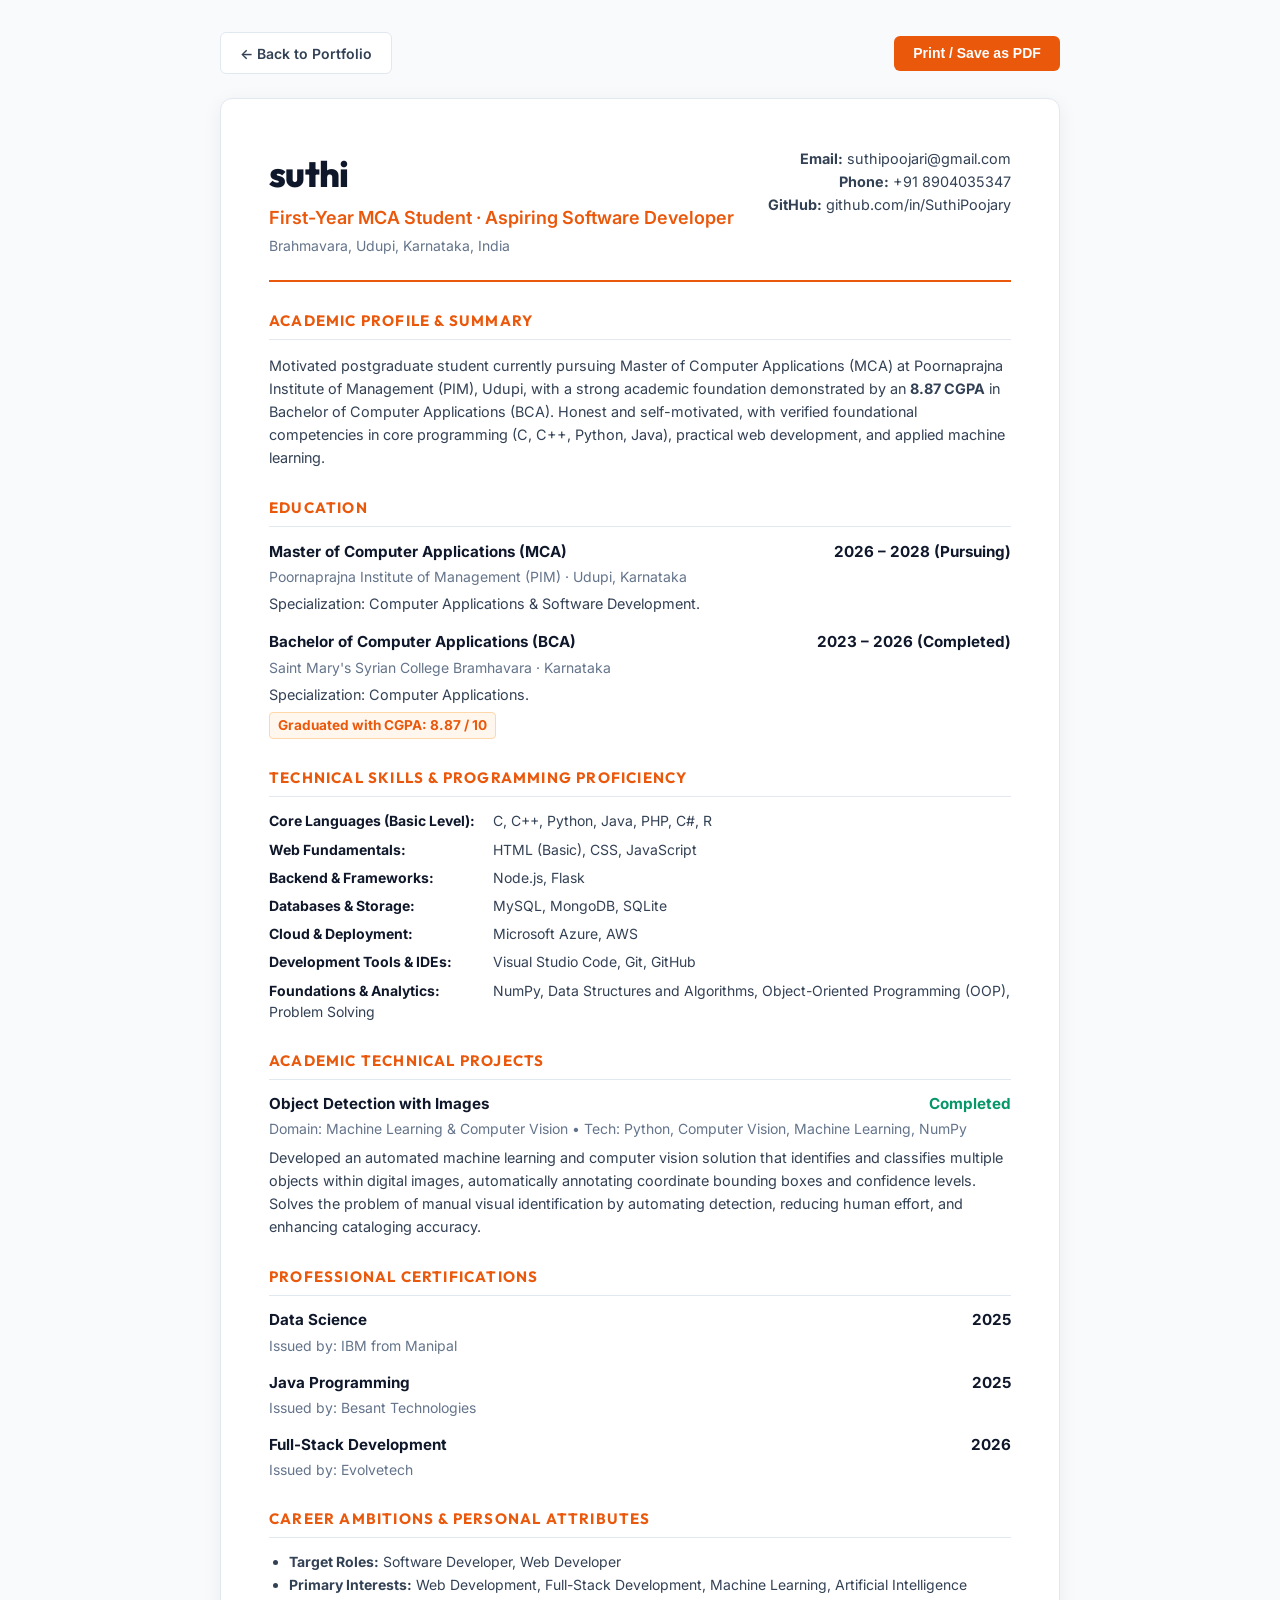
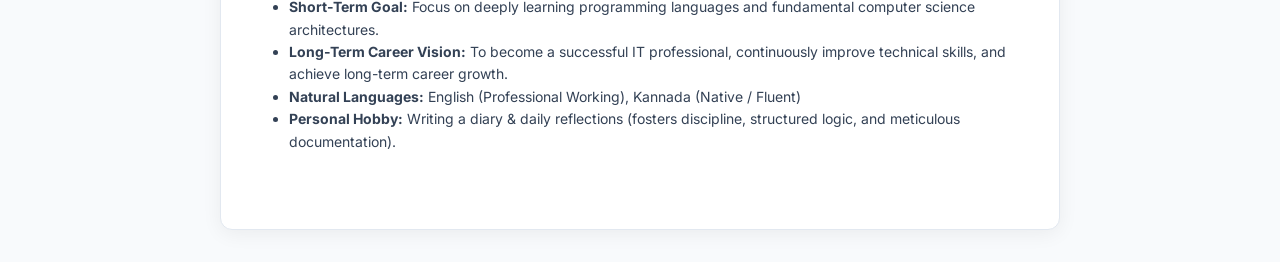
<file: resume.html>
<!DOCTYPE html>
<html lang="en">
<head>
  <meta charset="UTF-8">
  <meta name="viewport" content="width=device-width, initial-scale=1.0">
  <title>suthi - Curriculum Vitae | MCA Scholar at PIM Udupi</title>
  <meta name="description" content="Official Resume and Curriculum Vitae of suthi, first year MCA student at Poornaprajna Institute of Management (PIM) Udupi.">
  
  <link rel="preconnect" href="https://fonts.googleapis.com">
  <link rel="preconnect" href="https://fonts.gstatic.com" crossorigin>
  <link href="https://fonts.googleapis.com/css2?family=Inter:wght@400;500;600;700;800&family=Outfit:wght@600;700&display=swap" rel="stylesheet">
  
  <style>
    :root {
      --primary: #ea580c;
      --charcoal-900: #0f172a;
      --charcoal-700: #334155;
      --charcoal-500: #64748b;
      --border-color: #e2e8f0;
      --bg-light: #f8fafc;
    }

    *, *::before, *::after {
      box-sizing: border-box;
      margin: 0;
      padding: 0;
    }

    body {
      font-family: 'Inter', -apple-system, BlinkMacSystemFont, 'Segoe UI', Roboto, sans-serif;
      color: var(--charcoal-900);
      background-color: var(--bg-light);
      line-height: 1.5;
      padding: 2rem 1rem;
    }

    .resume-container {
      max-width: 840px;
      margin: 0 auto;
      background: #ffffff;
      padding: 3rem;
      border-radius: 12px;
      box-shadow: 0 4px 20px rgba(0, 0, 0, 0.06);
      border: 1px solid var(--border-color);
    }

    .action-bar {
      max-width: 840px;
      margin: 0 auto 1.5rem auto;
      display: flex;
      justify-content: space-between;
      align-items: center;
    }

    .btn {
      display: inline-flex;
      align-items: center;
      gap: 0.5rem;
      font-size: 0.875rem;
      font-weight: 600;
      padding: 0.6rem 1.2rem;
      border-radius: 6px;
      text-decoration: none;
      cursor: pointer;
      border: none;
      transition: all 0.2s;
    }

    .btn-primary {
      background-color: var(--primary);
      color: #ffffff;
    }

    .btn-primary:hover {
      background-color: #c2410c;
    }

    .btn-back {
      background-color: #ffffff;
      color: var(--charcoal-700);
      border: 1px solid var(--border-color);
    }

    .btn-back:hover {
      background-color: #f1f5f9;
      color: var(--primary);
    }

    /* Resume Content */
    header {
      border-bottom: 2px solid var(--primary);
      padding-bottom: 1.5rem;
      margin-bottom: 1.75rem;
      display: flex;
      justify-content: space-between;
      align-items: flex-start;
      flex-wrap: wrap;
      gap: 1rem;
    }

    h1 {
      font-family: 'Outfit', sans-serif;
      font-size: 2.25rem;
      font-weight: 800;
      letter-spacing: -0.02em;
      color: var(--charcoal-900);
    }

    .headline {
      font-size: 1.125rem;
      font-weight: 600;
      color: var(--primary);
      margin-top: 0.2rem;
    }

    .location {
      font-size: 0.875rem;
      color: var(--charcoal-500);
      margin-top: 0.25rem;
    }

    .contact-details {
      text-align: right;
      font-size: 0.875rem;
      color: var(--charcoal-700);
      line-height: 1.6;
    }

    .contact-details a {
      color: inherit;
      text-decoration: none;
    }

    .contact-details a:hover {
      color: var(--primary);
    }

    section {
      margin-bottom: 1.75rem;
    }

    h2 {
      font-family: 'Outfit', sans-serif;
      font-size: 0.9375rem;
      text-transform: uppercase;
      letter-spacing: 0.08em;
      color: var(--primary);
      border-bottom: 1px solid var(--border-color);
      padding-bottom: 0.4rem;
      margin-bottom: 0.85rem;
      font-weight: 700;
    }

    p {
      color: var(--charcoal-700);
      font-size: 0.9rem;
      line-height: 1.6;
    }

    .entry {
      margin-bottom: 1rem;
    }

    .entry:last-child {
      margin-bottom: 0;
    }

    .entry-header {
      display: flex;
      justify-content: space-between;
      align-items: baseline;
      font-weight: 700;
      font-size: 0.95rem;
    }

    .entry-sub {
      color: var(--charcoal-500);
      font-size: 0.875rem;
      margin-top: 0.15rem;
    }

    .cgpa-highlight {
      display: inline-block;
      color: var(--primary);
      font-weight: 700;
      font-size: 0.85rem;
      background: #fff7ed;
      border: 1px solid #fed7aa;
      padding: 0.15rem 0.5rem;
      border-radius: 4px;
      margin-top: 0.35rem;
    }

    .skills-list {
      list-style: none;
      display: flex;
      flex-direction: column;
      gap: 0.45rem;
      font-size: 0.875rem;
    }

    .skills-list li {
      color: var(--charcoal-700);
    }

    .skills-list strong {
      color: var(--charcoal-900);
      display: inline-block;
      width: 220px;
    }

    @media (max-width: 600px) {
      .skills-list strong {
        display: block;
        width: 100%;
        margin-bottom: 0.15rem;
      }
      .resume-container {
        padding: 1.75rem;
      }
      .contact-details {
        text-align: left;
      }
    }

    @media print {
      body {
        background: #ffffff;
        padding: 0;
      }
      .action-bar {
        display: none !important;
      }
      .resume-container {
        box-shadow: none;
        border: none;
        padding: 0;
        max-width: 100%;
      }
    }
  </style>
</head>
<body>

  <!-- Top Action Bar -->
  <div class="action-bar">
    <a href="index.html" class="btn btn-back">
      &larr; Back to Portfolio
    </a>
    <button type="button" class="btn btn-primary" onclick="window.print()">
      Print / Save as PDF
    </button>
  </div>

  <!-- Printable Curriculum Vitae -->
  <main class="resume-container">
    <header>
      <div>
        <h1>suthi</h1>
        <div class="headline">First-Year MCA Student · Aspiring Software Developer</div>
        <div class="location">Brahmavara, Udupi, Karnataka, India</div>
      </div>
      <div class="contact-details">
        <p><strong>Email:</strong> <a href="mailto:suthipoojari@gmail.com">suthipoojari@gmail.com</a></p>
        <p><strong>Phone:</strong> <a href="tel:8904035347">+91 8904035347</a></p>
        <p><strong>GitHub:</strong> <a href="https://github.com/in/SuthiPoojary" target="_blank" rel="noopener noreferrer">github.com/in/SuthiPoojary</a></p>
      </div>
    </header>

    <!-- Professional Summary -->
    <section>
      <h2>Academic Profile & Summary</h2>
      <p>
        Motivated postgraduate student currently pursuing Master of Computer Applications (MCA) at Poornaprajna Institute of Management (PIM), Udupi, with a strong academic foundation demonstrated by an <strong>8.87 CGPA</strong> in Bachelor of Computer Applications (BCA). Honest and self-motivated, with verified foundational competencies in core programming (C, C++, Python, Java), practical web development, and applied machine learning.
      </p>
    </section>

    <!-- Education -->
    <section>
      <h2>Education</h2>
      
      <div class="entry">
        <div class="entry-header">
          <span>Master of Computer Applications (MCA)</span>
          <span>2026 – 2028 (Pursuing)</span>
        </div>
        <div class="entry-sub">Poornaprajna Institute of Management (PIM) · Udupi, Karnataka</div>
        <p style="margin-top: 0.35rem;">
          Specialization: Computer Applications & Software Development.
        </p>
      </div>

      <div class="entry" style="margin-top: 1rem;">
        <div class="entry-header">
          <span>Bachelor of Computer Applications (BCA)</span>
          <span>2023 – 2026 (Completed)</span>
        </div>
        <div class="entry-sub">Saint Mary's Syrian College Bramhavara · Karnataka</div>
        <p style="margin-top: 0.35rem;">
          Specialization: Computer Applications.
        </p>
        <div class="cgpa-highlight">Graduated with CGPA: 8.87 / 10</div>
      </div>
    </section>

    <!-- Technical Skills -->
    <section>
      <h2>Technical Skills & Programming Proficiency</h2>
      <ul class="skills-list">
        <li>
          <strong>Core Languages (Basic Level):</strong>
          <span>C, C++, Python, Java, PHP, C#, R</span>
        </li>
        <li>
          <strong>Web Fundamentals:</strong>
          <span>HTML (Basic), CSS, JavaScript</span>
        </li>
        <li>
          <strong>Backend & Frameworks:</strong>
          <span>Node.js, Flask</span>
        </li>
        <li>
          <strong>Databases & Storage:</strong>
          <span>MySQL, MongoDB, SQLite</span>
        </li>
        <li>
          <strong>Cloud & Deployment:</strong>
          <span>Microsoft Azure, AWS</span>
        </li>
        <li>
          <strong>Development Tools & IDEs:</strong>
          <span>Visual Studio Code, Git, GitHub</span>
        </li>
        <li>
          <strong>Foundations & Analytics:</strong>
          <span>NumPy, Data Structures and Algorithms, Object-Oriented Programming (OOP), Problem Solving</span>
        </li>
      </ul>
    </section>

    <!-- Projects -->
    <section>
      <h2>Academic Technical Projects</h2>
      <div class="entry">
        <div class="entry-header">
          <span>Object Detection with Images</span>
          <span style="color: #059669;">Completed</span>
        </div>
        <div class="entry-sub">Domain: Machine Learning & Computer Vision &bull; Tech: Python, Computer Vision, Machine Learning, NumPy</div>
        <p style="margin-top: 0.4rem;">
          Developed an automated machine learning and computer vision solution that identifies and classifies multiple objects within digital images, automatically annotating coordinate bounding boxes and confidence levels. Solves the problem of manual visual identification by automating detection, reducing human effort, and enhancing cataloging accuracy.
        </p>
      </div>
    </section>

    <!-- Professional Certifications -->
    <section>
      <h2>Professional Certifications</h2>
      <div class="entry">
        <div class="entry-header">
          <span>Data Science</span>
          <span>2025</span>
        </div>
        <div class="entry-sub">Issued by: IBM from Manipal</div>
      </div>

      <div class="entry" style="margin-top: 0.6rem;">
        <div class="entry-header">
          <span>Java Programming</span>
          <span>2025</span>
        </div>
        <div class="entry-sub">Issued by: Besant Technologies</div>
      </div>

      <div class="entry" style="margin-top: 0.6rem;">
        <div class="entry-header">
          <span>Full-Stack Development</span>
          <span>2026</span>
        </div>
        <div class="entry-sub">Issued by: Evolvetech</div>
      </div>
    </section>

    <!-- Personal Profile & Aspirations -->
    <section>
      <h2>Career Ambitions & Personal Attributes</h2>
      <ul style="list-style: disc; margin-left: 1.25rem; color: var(--charcoal-700); font-size: 0.875rem; line-height: 1.6;">
        <li><strong>Target Roles:</strong> Software Developer, Web Developer</li>
        <li><strong>Primary Interests:</strong> Web Development, Full-Stack Development, Machine Learning, Artificial Intelligence</li>
        <li><strong>Short-Term Goal:</strong> Focus on deeply learning programming languages and fundamental computer science architectures.</li>
        <li><strong>Long-Term Career Vision:</strong> To become a successful IT professional, continuously improve technical skills, and achieve long-term career growth.</li>
        <li><strong>Natural Languages:</strong> English (Professional Working), Kannada (Native / Fluent)</li>
        <li><strong>Personal Hobby:</strong> Writing a diary & daily reflections (fosters discipline, structured logic, and meticulous documentation).</li>
      </ul>
    </section>
  </main>

</body>
</html>
</file>
<file: style.css>
/* ==========================================================================
   suthi - Personal Developer Portfolio
   Modern Developer Portfolio | Orange & Charcoal Theme
   WCAG 2.1 AA Compliant | Responsive & Accessible
   ========================================================================== */

/* --------------------------------------------------------------------------
   1. CSS Reset & Base Variables
   -------------------------------------------------------------------------- */
:root {
  /* Color Palette: Orange & Charcoal */
  /* Default: Light Theme */
  --bg-primary: #f8fafc;
  --bg-secondary: #ffffff;
  --bg-tertiary: #f1f5f9;
  --bg-card: #ffffff;
  --bg-card-hover: #ffffff;
  --bg-accent-subtle: #fff7ed;
  --bg-code: #f1f5f9;
  
  /* Charcoal Scale (Text & Structure) */
  --charcoal-900: #0f172a;
  --charcoal-800: #1e293b;
  --charcoal-700: #334155;
  --charcoal-600: #475569;
  --charcoal-500: #64748b;
  --charcoal-400: #94a3b8;
  --charcoal-300: #cbd5e1;
  --charcoal-200: #e2e8f0;
  --charcoal-100: #f1f5f9;
  
  /* Text colors */
  --text-primary: #0f172a;
  --text-secondary: #475569;
  --text-muted: #64748b;
  --text-inverted: #ffffff;
  
  /* Orange Accents */
  --orange-50: #fff7ed;
  --orange-100: #ffedd5;
  --orange-200: #fed7aa;
  --orange-300: #fdba74;
  --orange-400: #fb923c;
  --orange-500: #f97316; /* Primary Tech Orange */
  --orange-600: #ea580c;
  --orange-700: #c2410c;
  --orange-800: #9a3412;
  
  --primary: #f97316;
  --primary-hover: #ea580c;
  --primary-active: #c2410c;
  --primary-glow: rgba(249, 115, 22, 0.25);
  --primary-subtle: rgba(249, 115, 22, 0.08);
  --primary-border: rgba(249, 115, 22, 0.25);
  
  /* Neutral Borders & Shadows */
  --border-light: #e2e8f0;
  --border-medium: #cbd5e1;
  --border-focus: #f97316;
  
  --shadow-sm: 0 1px 2px 0 rgba(15, 23, 42, 0.05);
  --shadow-md: 0 4px 6px -1px rgba(15, 23, 42, 0.08), 0 2px 4px -2px rgba(15, 23, 42, 0.05);
  --shadow-lg: 0 10px 15px -3px rgba(15, 23, 42, 0.08), 0 4px 6px -4px rgba(15, 23, 42, 0.04);
  --shadow-xl: 0 20px 25px -5px rgba(15, 23, 42, 0.1), 0 8px 10px -6px rgba(15, 23, 42, 0.05);
  --shadow-orange: 0 10px 25px -5px rgba(249, 115, 22, 0.25);

  /* Nav & Glass */
  --nav-bg: rgba(255, 255, 255, 0.88);
  --nav-border: rgba(226, 232, 240, 0.8);
  
  /* Status Colors */
  --status-completed-bg: #ecfdf5;
  --status-completed-text: #065f46;
  --status-completed-border: #a7f3d0;
  
  --status-pursuing-bg: #eff6ff;
  --status-pursuing-text: #1e40af;
  --status-pursuing-border: #bfdbfe;
  
  --badge-basic-bg: #fff7ed;
  --badge-basic-text: #9a3412;
  --badge-basic-border: #fed7aa;
  
  /* Typography & Sizing */
  --font-sans: 'Inter', -apple-system, BlinkMacSystemFont, 'Segoe UI', Roboto, Oxygen, Ubuntu, Cantarell, sans-serif;
  --font-heading: 'Outfit', 'Plus Jakarta Sans', -apple-system, BlinkMacSystemFont, 'Segoe UI', Roboto, sans-serif;
  --font-mono: 'JetBrains Mono', 'Fira Code', 'Courier New', monospace;
  
  --radius-sm: 6px;
  --radius-md: 10px;
  --radius-lg: 16px;
  --radius-xl: 24px;
  --radius-full: 9999px;
  
  --transition-fast: 150ms ease;
  --transition-normal: 250ms cubic-bezier(0.4, 0, 0.2, 1);
  --transition-slow: 400ms cubic-bezier(0.4, 0, 0.2, 1);
  
  --container-max: 1200px;
  --nav-height: 72px;
}

/* --------------------------------------------------------------------------
   Dark Theme Variant (Selected via toggle or system)
   -------------------------------------------------------------------------- */
[data-theme="dark"] {
  --bg-primary: #0f1115;
  --bg-secondary: #171a21;
  --bg-tertiary: #1f232c;
  --bg-card: #181b22;
  --bg-card-hover: #1e222b;
  --bg-accent-subtle: rgba(249, 115, 22, 0.12);
  --bg-code: #14171d;
  
  --text-primary: #f8fafc;
  --text-secondary: #cbd5e1;
  --text-muted: #94a3b8;
  --text-inverted: #0f172a;
  
  --border-light: #2a303c;
  --border-medium: #374151;
  --border-focus: #fb923c;
  
  --shadow-sm: 0 1px 2px 0 rgba(0, 0, 0, 0.4);
  --shadow-md: 0 4px 6px -1px rgba(0, 0, 0, 0.5);
  --shadow-lg: 0 10px 20px -3px rgba(0, 0, 0, 0.6);
  --shadow-xl: 0 20px 25px -5px rgba(0, 0, 0, 0.7);
  --shadow-orange: 0 10px 30px -5px rgba(249, 115, 22, 0.35);

  --nav-bg: rgba(15, 17, 21, 0.88);
  --nav-border: rgba(42, 48, 60, 0.8);
  
  --status-completed-bg: rgba(16, 185, 129, 0.12);
  --status-completed-text: #34d399;
  --status-completed-border: rgba(52, 211, 153, 0.3);
  
  --status-pursuing-bg: rgba(59, 130, 246, 0.12);
  --status-pursuing-text: #60a5fa;
  --status-pursuing-border: rgba(96, 165, 250, 0.3);
  
  --badge-basic-bg: rgba(249, 115, 22, 0.15);
  --badge-basic-text: #fdba74;
  --badge-basic-border: rgba(251, 146, 60, 0.3);
}

/* --------------------------------------------------------------------------
   2. Reset & Box Sizing
   -------------------------------------------------------------------------- */
*, *::before, *::after {
  box-sizing: border-box;
  margin: 0;
  padding: 0;
}

html {
  scroll-behavior: smooth;
  scroll-padding-top: calc(var(--nav-height) + 16px);
  font-size: 16px;
  -webkit-text-size-adjust: 100%;
}

@media (prefers-reduced-motion: reduce) {
  html {
    scroll-behavior: auto;
  }
  *, *::before, *::after {
    animation-duration: 0.01ms !important;
    animation-iteration-count: 1 !important;
    transition-duration: 0.01ms !important;
    scroll-behavior: auto !important;
  }
}

body {
  font-family: var(--font-sans);
  background-color: var(--bg-primary);
  color: var(--text-primary);
  line-height: 1.6;
  min-height: 100vh;
  transition: background-color var(--transition-normal), color var(--transition-normal);
  overflow-x: hidden;
  position: relative;
}

/* Background grid pattern subtle decoration */
body::before {
  content: '';
  position: fixed;
  top: 0;
  left: 0;
  width: 100vw;
  height: 100vh;
  background-image: radial-gradient(var(--border-light) 1px, transparent 1px);
  background-size: 28px 28px;
  opacity: 0.45;
  pointer-events: none;
  z-index: -1;
}

[data-theme="dark"] body::before {
  opacity: 0.2;
}

a {
  color: var(--primary);
  text-decoration: none;
  transition: color var(--transition-fast);
}

a:hover {
  color: var(--primary-hover);
}

a:focus-visible,
button:focus-visible,
input:focus-visible,
textarea:focus-visible {
  outline: 2px solid var(--border-focus);
  outline-offset: 3px;
}

img {
  max-width: 100%;
  height: auto;
  display: block;
}

ul, ol {
  list-style: none;
}

button {
  font-family: inherit;
  cursor: pointer;
  border: none;
  background: none;
}

/* --------------------------------------------------------------------------
   3. Typography & Utilities
   -------------------------------------------------------------------------- */
h1, h2, h3, h4, h5, h6 {
  font-family: var(--font-heading);
  color: var(--text-primary);
  line-height: 1.25;
  font-weight: 700;
}

.container {
  width: 100%;
  max-width: var(--container-max);
  margin-left: auto;
  margin-right: auto;
  padding-left: 1.5rem;
  padding-right: 1.5rem;
}

.section {
  padding: 5.5rem 0;
  position: relative;
}

.section-alt {
  background-color: var(--bg-secondary);
  border-top: 1px solid var(--border-light);
  border-bottom: 1px solid var(--border-light);
}

.section-header {
  text-align: center;
  max-width: 720px;
  margin: 0 auto 3.5rem auto;
}

.section-tag {
  display: inline-flex;
  align-items: center;
  gap: 0.5rem;
  font-size: 0.8125rem;
  font-weight: 600;
  text-transform: uppercase;
  letter-spacing: 0.08em;
  color: var(--primary);
  background: var(--bg-accent-subtle);
  border: 1px solid var(--primary-border);
  padding: 0.35rem 0.85rem;
  border-radius: var(--radius-full);
  margin-bottom: 0.85rem;
}

.section-title {
  font-size: clamp(2rem, 3.5vw, 2.5rem);
  font-weight: 800;
  letter-spacing: -0.02em;
  margin-bottom: 1rem;
}

.section-subtitle {
  font-size: 1.0625rem;
  color: var(--text-secondary);
  line-height: 1.6;
}

/* Visual highlights */
.highlight-orange {
  color: var(--primary);
  position: relative;
  display: inline-block;
}

.badge {
  display: inline-flex;
  align-items: center;
  gap: 0.375rem;
  font-size: 0.75rem;
  font-weight: 600;
  padding: 0.25rem 0.65rem;
  border-radius: var(--radius-full);
  line-height: 1;
}

.badge-basic {
  background: var(--badge-basic-bg);
  color: var(--badge-basic-text);
  border: 1px solid var(--badge-basic-border);
}

.badge-status-completed {
  background: var(--status-completed-bg);
  color: var(--status-completed-text);
  border: 1px solid var(--status-completed-border);
}

.badge-status-pursuing {
  background: var(--status-pursuing-bg);
  color: var(--status-pursuing-text);
  border: 1px solid var(--status-pursuing-border);
}

/* --------------------------------------------------------------------------
   4. Buttons & Interactive Controls
   -------------------------------------------------------------------------- */
.btn {
  display: inline-flex;
  align-items: center;
  justify-content: center;
  gap: 0.5rem;
  font-size: 0.9375rem;
  font-weight: 600;
  padding: 0.75rem 1.4rem;
  border-radius: var(--radius-md);
  transition: all var(--transition-fast);
  white-space: nowrap;
  line-height: 1.2;
}

.btn-primary {
  background-color: var(--primary);
  color: #ffffff !important;
  box-shadow: 0 2px 4px rgba(234, 88, 12, 0.2);
}

.btn-primary:hover {
  background-color: var(--primary-hover);
  transform: translateY(-2px);
  box-shadow: var(--shadow-orange);
}

.btn-secondary {
  background-color: var(--bg-tertiary);
  color: var(--text-primary);
  border: 1px solid var(--border-medium);
}

.btn-secondary:hover {
  background-color: var(--bg-secondary);
  border-color: var(--primary);
  color: var(--primary);
  transform: translateY(-2px);
}

.btn-outline {
  background-color: transparent;
  color: var(--text-primary);
  border: 1px solid var(--border-medium);
}

.btn-outline:hover {
  background-color: var(--bg-accent-subtle);
  border-color: var(--primary);
  color: var(--primary);
}

.btn-sm {
  font-size: 0.8125rem;
  padding: 0.5rem 0.9rem;
  border-radius: var(--radius-sm);
}

.btn-icon-only {
  width: 40px;
  height: 40px;
  padding: 0;
  border-radius: var(--radius-md);
  display: inline-flex;
  align-items: center;
  justify-content: center;
  border: 1px solid var(--border-light);
  background-color: var(--bg-secondary);
  color: var(--text-secondary);
  transition: all var(--transition-fast);
}

.btn-icon-only:hover {
  color: var(--primary);
  border-color: var(--primary-border);
  background-color: var(--bg-accent-subtle);
}

/* --------------------------------------------------------------------------
   5. Navigation Header
   -------------------------------------------------------------------------- */
.site-header {
  position: sticky;
  top: 0;
  left: 0;
  width: 100%;
  height: var(--nav-height);
  background: var(--nav-bg);
  backdrop-filter: blur(12px);
  -webkit-backdrop-filter: blur(12px);
  border-bottom: 1px solid var(--nav-border);
  z-index: 1000;
  transition: all var(--transition-fast);
}

.nav-container {
  display: flex;
  align-items: center;
  justify-content: space-between;
  height: 100%;
}

.brand-link {
  display: flex;
  align-items: center;
  gap: 0.65rem;
  color: var(--text-primary);
  font-weight: 800;
  font-size: 1.35rem;
  letter-spacing: -0.03em;
  font-family: var(--font-heading);
}

.brand-link:hover {
  color: var(--primary);
}

.brand-logo-icon {
  width: 34px;
  height: 34px;
  background: linear-gradient(135deg, var(--orange-500), var(--orange-600));
  color: #ffffff;
  border-radius: var(--radius-md);
  display: flex;
  align-items: center;
  justify-content: center;
  font-size: 1.05rem;
  font-weight: 800;
  box-shadow: 0 2px 6px rgba(249, 115, 22, 0.35);
}

.brand-tag {
  font-size: 0.72rem;
  font-weight: 600;
  background: var(--bg-tertiary);
  color: var(--text-muted);
  border: 1px solid var(--border-light);
  padding: 0.15rem 0.45rem;
  border-radius: var(--radius-sm);
  letter-spacing: 0.02em;
}

.nav-links {
  display: flex;
  align-items: center;
  gap: 0.25rem;
}

.nav-link {
  font-size: 0.875rem;
  font-weight: 500;
  color: var(--text-secondary);
  padding: 0.5rem 0.85rem;
  border-radius: var(--radius-md);
  transition: all var(--transition-fast);
  position: relative;
}

.nav-link:hover {
  color: var(--primary);
  background-color: var(--bg-accent-subtle);
}

.nav-link.active {
  color: var(--primary);
  font-weight: 600;
  background-color: var(--bg-accent-subtle);
}

.nav-actions {
  display: flex;
  align-items: center;
  gap: 0.75rem;
}

.theme-toggle-btn {
  width: 40px;
  height: 40px;
  border-radius: var(--radius-md);
  border: 1px solid var(--border-light);
  background-color: var(--bg-secondary);
  color: var(--text-secondary);
  display: flex;
  align-items: center;
  justify-content: center;
  transition: all var(--transition-fast);
  cursor: pointer;
}

.theme-toggle-btn:hover {
  border-color: var(--primary);
  color: var(--primary);
  background-color: var(--bg-accent-subtle);
}

.theme-toggle-btn svg {
  width: 20px;
  height: 20px;
  transition: transform var(--transition-normal);
}

.theme-toggle-btn:hover svg {
  transform: rotate(20deg);
}

/* Mobile Hamburger Toggle */
.mobile-nav-toggle {
  display: none;
  width: 40px;
  height: 40px;
  border-radius: var(--radius-md);
  border: 1px solid var(--border-light);
  background-color: var(--bg-secondary);
  color: var(--text-primary);
  align-items: center;
  justify-content: center;
  cursor: pointer;
}

/* --------------------------------------------------------------------------
   6. Hero Showcase Section (Text-Focused Introduction)
   -------------------------------------------------------------------------- */
.hero-section {
  padding: 5rem 0 6rem 0;
  position: relative;
  overflow: hidden;
}

.hero-layout {
  display: grid;
  grid-template-columns: 1fr;
  max-width: 900px;
  margin: 0 auto;
}
 .hero-content {
  display: block;
  text-align: left;
}
 
.hero-text {
  text-align: left;
}

.hero-badge-row {
  display: flex;
  flex-wrap: wrap;
  align-items: center;
  gap: 0.75rem;
  margin-bottom: 1.75rem;
}

.location-badge {
  display: inline-flex;
  align-items: center;
  gap: 0.4rem;
  font-size: 0.8125rem;
  font-weight: 500;
  color: var(--text-secondary);
  background: var(--bg-secondary);
  border: 1px solid var(--border-light);
  padding: 0.4rem 0.85rem;
  border-radius: var(--radius-full);
  box-shadow: var(--shadow-sm);
}

.location-badge svg {
  color: var(--primary);
}

.status-indicator-badge {
  display: inline-flex;
  align-items: center;
  gap: 0.5rem;
  font-size: 0.8125rem;
  font-weight: 600;
  color: #065f46;
  background: #ecfdf5;
  border: 1px solid #a7f3d0;
  padding: 0.4rem 0.85rem;
  border-radius: var(--radius-full);
}

[data-theme="dark"] .status-indicator-badge {
  background: rgba(16, 185, 129, 0.12);
  color: #34d399;
  border-color: rgba(52, 211, 153, 0.3);
}

.status-dot {
  width: 8px;
  height: 8px;
  border-radius: 50%;
  background-color: #10b981;
  display: inline-block;
  animation: pulse-dot 2s infinite ease-in-out;
}

@keyframes pulse-dot {
  0% { transform: scale(0.95); opacity: 0.8; }
  50% { transform: scale(1.3); opacity: 1; box-shadow: 0 0 10px #10b981; }
  100% { transform: scale(0.95); opacity: 0.8; }
}

.hero-title-greeting {
  font-size: 1.125rem;
  font-weight: 600;
  color: var(--primary);
  text-transform: uppercase;
  letter-spacing: 0.08em;
  margin-bottom: 0.5rem;
  font-family: var(--font-mono);
}

.hero-main-name {
  font-size: clamp(2.75rem, 6vw, 4.5rem);
  font-weight: 800;
  letter-spacing: -0.03em;
  line-height: 1.1;
  margin-bottom: 1rem;
  text-transform: uppercase;
}

.hero-headline {
  font-size: clamp(1.35rem, 3vw, 1.85rem);
  font-weight: 600;
  color: var(--charcoal-600);
  margin-bottom: 1.5rem;
  line-height: 1.3;
}

[data-theme="dark"] .hero-headline {
  color: var(--charcoal-300);
}

.hero-pitch {
  font-size: 1.125rem;
  color: var(--text-secondary);
  line-height: 1.7;
  max-width: 760px;
  margin-bottom: 2.25rem;
}

.hero-ctas {
  display: flex;
  flex-wrap: wrap;
  align-items: center;
  gap: 1rem;
  margin-bottom: 2.5rem;
}

.hero-meta-strip {
  display: flex;
  flex-wrap: wrap;
  align-items: center;
  gap: 1.5rem;
  padding-top: 1.75rem;
  border-top: 1px solid var(--border-light);
}

.meta-strip-item {
  display: flex;
  align-items: center;
  gap: 0.5rem;
  font-size: 0.875rem;
  color: var(--text-muted);
}

.meta-strip-item strong {
  color: var(--text-primary);
  font-weight: 600;
}

/* --------------------------------------------------------------------------
   7. About Me & Academic Education Section
   -------------------------------------------------------------------------- */
.about-grid {
  display: grid;
  grid-template-columns: 1.1fr 0.9fr;
  gap: 2.5rem;
  align-items: start;
}

.card {
  background-color: var(--bg-card);
  border: 1px solid var(--border-light);
  border-radius: var(--radius-lg);
  padding: 2rem;
  box-shadow: var(--shadow-sm);
  transition: all var(--transition-normal);
}

.card:hover {
  box-shadow: var(--shadow-md);
  border-color: var(--border-medium);
}

.bio-card {
  position: relative;
}

.bio-quote {
  position: relative;
  font-size: 1.15rem;
  line-height: 1.7;
  color: var(--text-primary);
  padding-left: 1.25rem;
  border-left: 4px solid var(--primary);
  margin-bottom: 1.75rem;
  font-style: italic;
}

.about-details-list {
  display: flex;
  flex-direction: column;
  gap: 1rem;
  margin-bottom: 1.75rem;
}

.about-detail-item {
  display: flex;
  align-items: flex-start;
  gap: 0.85rem;
}

.about-detail-icon {
  width: 34px;
  height: 34px;
  border-radius: var(--radius-sm);
  background-color: var(--bg-accent-subtle);
  color: var(--primary);
  display: flex;
  align-items: center;
  justify-content: center;
  flex-shrink: 0;
  margin-top: 0.1rem;
}

.about-detail-text h4 {
  font-size: 0.95rem;
  font-weight: 600;
  margin-bottom: 0.15rem;
}

.about-detail-text p {
  font-size: 0.875rem;
  color: var(--text-secondary);
}

/* Hobby Spotlight Card */
.hobby-callout {
  background: linear-gradient(135deg, var(--bg-accent-subtle), var(--bg-tertiary));
  border: 1px solid var(--primary-border);
  border-radius: var(--radius-md);
  padding: 1.25rem;
  display: flex;
  gap: 1rem;
  align-items: flex-start;
}

.hobby-icon {
  font-size: 1.5rem;
  line-height: 1;
}

.hobby-callout-text h5 {
  font-size: 0.9375rem;
  font-weight: 700;
  color: var(--charcoal-900);
  margin-bottom: 0.25rem;
}

[data-theme="dark"] .hobby-callout-text h5 {
  color: #ffffff;
}

.hobby-callout-text p {
  font-size: 0.8125rem;
  color: var(--text-secondary);
  line-height: 1.5;
}

/* Timeline Education Column */
.timeline {
  position: relative;
  padding-left: 1.75rem;
}

.timeline::before {
  content: '';
  position: absolute;
  top: 8px;
  bottom: 8px;
  left: 6px;
  width: 2px;
  background-color: var(--border-medium);
}

.timeline-item {
  position: relative;
  margin-bottom: 2rem;
}

.timeline-item:last-child {
  margin-bottom: 0;
}

.timeline-marker {
  position: absolute;
  left: -1.75rem;
  top: 4px;
  width: 14px;
  height: 14px;
  border-radius: 50%;
  background-color: var(--primary);
  border: 3px solid var(--bg-secondary);
  box-shadow: 0 0 0 2px var(--primary);
}

.timeline-card {
  background: var(--bg-card);
  border: 1px solid var(--border-light);
  border-radius: var(--radius-md);
  padding: 1.5rem;
  transition: all var(--transition-fast);
}

.timeline-card:hover {
  border-color: var(--primary-border);
  transform: translateX(4px);
}

.timeline-card-header {
  display: flex;
  justify-content: space-between;
  align-items: flex-start;
  gap: 0.75rem;
  margin-bottom: 0.5rem;
  flex-wrap: wrap;
}

.timeline-degree {
  font-size: 1.125rem;
  font-weight: 700;
}

.timeline-institution {
  font-size: 0.9375rem;
  color: var(--text-secondary);
  font-weight: 500;
  margin-bottom: 0.5rem;
}

.timeline-meta {
  display: flex;
  flex-wrap: wrap;
  gap: 0.85rem;
  font-size: 0.8125rem;
  color: var(--text-muted);
  margin-bottom: 0.75rem;
}

.timeline-meta span {
  display: inline-flex;
  align-items: center;
  gap: 0.3rem;
}

.cgpa-pill {
  display: inline-flex;
  align-items: center;
  gap: 0.4rem;
  background: var(--bg-accent-subtle);
  border: 1px solid var(--primary-border);
  color: var(--primary-hover);
  padding: 0.25rem 0.65rem;
  border-radius: var(--radius-sm);
  font-size: 0.8125rem;
  font-weight: 700;
}

/* --------------------------------------------------------------------------
   8. Skills & Programming Proficiency Section
   -------------------------------------------------------------------------- */
.skills-wrapper {
  display: flex;
  flex-direction: column;
  gap: 2.5rem;
}

/* Legend of Honesty & Verified Ratings */
.skills-integrity-notice {
  background-color: var(--bg-secondary);
  border: 1px solid var(--border-light);
  border-left: 4px solid var(--primary);
  border-radius: var(--radius-md);
  padding: 1.25rem 1.5rem;
  display: flex;
  flex-wrap: wrap;
  align-items: center;
  justify-content: space-between;
  gap: 1rem;
}

.integrity-text {
  display: flex;
  align-items: center;
  gap: 0.75rem;
}

.integrity-text svg {
  color: var(--primary);
  flex-shrink: 0;
}

.integrity-text p {
  font-size: 0.875rem;
  color: var(--text-secondary);
}

.integrity-text strong {
  color: var(--text-primary);
}

.skills-legend {
  display: flex;
  align-items: center;
  gap: 0.4rem;
  flex-wrap: wrap;
}

.legend-item {
  font-size: 0.75rem;
  padding: 0.25rem 0.6rem;
  border-radius: var(--radius-sm);
  color: var(--text-muted);
  background: var(--bg-tertiary);
  border: 1px solid var(--border-light);
}

.legend-item.legend-active {
  background: var(--primary);
  color: #ffffff;
  font-weight: 700;
  border-color: var(--primary);
  box-shadow: 0 2px 5px rgba(249, 115, 22, 0.35);
}

/* Categorized Skills Grid */
.skills-grid {
  display: grid;
  grid-template-columns: repeat(auto-fit, minmax(320px, 1fr));
  gap: 1.75rem;
}

.skill-category-card {
  background: var(--bg-card);
  border: 1px solid var(--border-light);
  border-radius: var(--radius-lg);
  padding: 1.75rem;
  transition: all var(--transition-normal);
  display: flex;
  flex-direction: column;
}

.skill-category-card:hover {
  border-color: var(--primary-border);
  box-shadow: var(--shadow-md);
  transform: translateY(-3px);
}

.category-card-header {
  display: flex;
  align-items: center;
  gap: 0.75rem;
  margin-bottom: 1.25rem;
  padding-bottom: 0.75rem;
  border-bottom: 1px solid var(--border-light);
}

.category-icon {
  width: 38px;
  height: 38px;
  border-radius: var(--radius-md);
  background: var(--bg-accent-subtle);
  color: var(--primary);
  display: flex;
  align-items: center;
  justify-content: center;
}

.category-title {
  font-size: 1.1rem;
  font-weight: 700;
}

.skill-items-list {
  display: flex;
  flex-direction: column;
  gap: 0.85rem;
}

.skill-item-row {
  display: flex;
  align-items: center;
  justify-content: space-between;
  padding: 0.5rem 0.75rem;
  border-radius: var(--radius-sm);
  background: var(--bg-tertiary);
  transition: background-color var(--transition-fast);
}

.skill-item-row:hover {
  background-color: var(--bg-accent-subtle);
}

.skill-name-wrap {
  display: flex;
  align-items: center;
  gap: 0.6rem;
  font-weight: 600;
  font-size: 0.875rem;
}

.skill-mini-icon {
  width: 18px;
  height: 18px;
  display: inline-flex;
  align-items: center;
  justify-content: center;
  color: var(--primary);
}

.skill-meter-wrap {
  display: flex;
  align-items: center;
  gap: 0.75rem;
}

.skill-meter-bar {
  width: 60px;
  height: 6px;
  background-color: var(--border-light);
  border-radius: var(--radius-full);
  overflow: hidden;
  position: relative;
}

.skill-meter-fill {
  height: 100%;
  background: linear-gradient(90deg, var(--orange-400), var(--orange-500));
  border-radius: var(--radius-full);
}

/* Tool & Tech Badges (Tags Layout) */
.tech-tag-cloud {
  display: flex;
  flex-wrap: wrap;
  gap: 0.6rem;
}

.tech-tag {
  display: inline-flex;
  align-items: center;
  gap: 0.4rem;
  font-size: 0.8125rem;
  font-weight: 500;
  padding: 0.45rem 0.75rem;
  border-radius: var(--radius-md);
  background-color: var(--bg-tertiary);
  border: 1px solid var(--border-light);
  color: var(--text-primary);
  transition: all var(--transition-fast);
}

.tech-tag:hover {
  border-color: var(--primary);
  background-color: var(--bg-accent-subtle);
  color: var(--primary);
  transform: translateY(-2px);
}

/* --------------------------------------------------------------------------
   9. Featured Projects Section
   -------------------------------------------------------------------------- */
.project-filter-tabs {
  display: flex;
  justify-content: center;
  gap: 0.5rem;
  margin-bottom: 2.5rem;
  flex-wrap: wrap;
}

.filter-tab {
  font-size: 0.875rem;
  font-weight: 600;
  padding: 0.5rem 1.15rem;
  border-radius: var(--radius-full);
  border: 1px solid var(--border-light);
  background: var(--bg-secondary);
  color: var(--text-secondary);
  transition: all var(--transition-fast);
  cursor: pointer;
}

.filter-tab:hover {
  color: var(--primary);
  border-color: var(--primary-border);
}

.filter-tab.active {
  background: var(--primary);
  color: #ffffff;
  border-color: var(--primary);
  box-shadow: 0 2px 8px rgba(249, 115, 22, 0.35);
}

.projects-grid {
  display: grid;
  grid-template-columns: repeat(auto-fit, minmax(340px, 1fr));
  gap: 2rem;
  max-width: 1080px;
  margin: 0 auto;
}

.project-card {
  background: var(--bg-card);
  border: 1px solid var(--border-light);
  border-radius: var(--radius-xl);
  overflow: hidden;
  box-shadow: var(--shadow-sm);
  display: flex;
  flex-direction: column;
  transition: all var(--transition-normal);
}

.project-card:hover {
  transform: translateY(-5px);
  border-color: var(--primary-border);
  box-shadow: var(--shadow-xl);
}

/* Interactive Project Visual / Canvas Preview */
.project-media-wrap {
  position: relative;
  width: 100%;
  height: 240px;
  background-color: #0c0e12;
  overflow: hidden;
  display: flex;
  align-items: center;
  justify-content: center;
}

.project-img-display {
  width: 100%;
  height: 100%;
  object-fit: cover;
  transition: transform var(--transition-slow);
}

.project-card:hover .project-img-display {
  transform: scale(1.04);
}

/* Simulated AI Bounding Box overlay */
.detection-overlay {
  position: absolute;
  inset: 0;
  pointer-events: none;
}

.bbox {
  position: absolute;
  border: 2px solid;
  border-radius: 4px;
  box-shadow: 0 0 12px rgba(249, 115, 22, 0.4);
  animation: pulse-bbox 3s infinite alternate;
}

.bbox-laptop {
  top: 25%;
  left: 20%;
  width: 45%;
  height: 50%;
  border-color: #f97316;
}

.bbox-coffee {
  top: 35%;
  right: 18%;
  width: 15%;
  height: 28%;
  border-color: #38bdf8;
}

.bbox-notebook {
  bottom: 12%;
  right: 32%;
  width: 22%;
  height: 25%;
  border-color: #4ade80;
}

.bbox-label {
  position: absolute;
  top: -24px;
  left: -2px;
  font-family: var(--font-mono);
  font-size: 0.65rem;
  font-weight: 700;
  padding: 2px 6px;
  border-radius: 3px;
  color: #ffffff;
  white-space: nowrap;
}

.bbox-laptop .bbox-label { background-color: #ea580c; }
.bbox-coffee .bbox-label { background-color: #0284c7; }
.bbox-notebook .bbox-label { background-color: #16a34a; }

@keyframes pulse-bbox {
  0% { opacity: 0.85; }
  100% { opacity: 1; filter: drop-shadow(0 0 8px rgba(249, 115, 22, 0.7)); }
}

.project-category-badge {
  position: absolute;
  top: 1rem;
  left: 1rem;
  background: rgba(15, 23, 42, 0.85);
  backdrop-filter: blur(8px);
  color: #ffffff;
  font-size: 0.75rem;
  font-weight: 600;
  padding: 0.3rem 0.75rem;
  border-radius: var(--radius-full);
  border: 1px solid rgba(255, 255, 255, 0.15);
  z-index: 2;
}

.project-body {
  padding: 1.75rem;
  display: flex;
  flex-direction: column;
  flex-grow: 1;
}

.project-header-row {
  display: flex;
  justify-content: space-between;
  align-items: flex-start;
  margin-bottom: 0.75rem;
}

.project-title {
  font-size: 1.35rem;
  font-weight: 700;
  text-transform: capitalize;
}

.project-problem-block {
  background: var(--bg-tertiary);
  border-radius: var(--radius-md);
  padding: 1rem;
  margin: 1rem 0;
  font-size: 0.875rem;
  border-left: 3px solid var(--primary);
}

.project-problem-title {
  font-size: 0.75rem;
  font-weight: 700;
  text-transform: uppercase;
  letter-spacing: 0.05em;
  color: var(--primary);
  margin-bottom: 0.35rem;
}

.project-tech-stack {
  display: flex;
  flex-wrap: wrap;
  gap: 0.4rem;
  margin-top: auto;
  margin-bottom: 1.5rem;
  padding-top: 0.5rem;
}

.tech-pill {
  font-size: 0.75rem;
  font-family: var(--font-mono);
  padding: 0.25rem 0.55rem;
  border-radius: var(--radius-sm);
  background: var(--bg-tertiary);
  color: var(--text-secondary);
  border: 1px solid var(--border-light);
}

.project-actions {
  display: flex;
  align-items: center;
  gap: 0.75rem;
  padding-top: 1rem;
  border-top: 1px solid var(--border-light);
}

/* Forthcoming Academic Project Preview (Transparent status) */
.project-card-upcoming {
  border-style: dashed;
  background: var(--bg-tertiary);
  opacity: 0.92;
}

.upcoming-banner {
  height: 180px;
  background: linear-gradient(135deg, var(--bg-accent-subtle), var(--bg-tertiary));
  display: flex;
  flex-direction: column;
  align-items: center;
  justify-content: center;
  color: var(--text-muted);
  gap: 0.5rem;
  border-bottom: 1px dashed var(--border-medium);
}

/* --------------------------------------------------------------------------
   10. Professional Certifications Section
   -------------------------------------------------------------------------- */
.cert-grid {
  display: grid;
  grid-template-columns: repeat(auto-fit, minmax(300px, 1fr));
  gap: 1.75rem;
}

.cert-card {
  background: var(--bg-card);
  border: 1px solid var(--border-light);
  border-radius: var(--radius-lg);
  padding: 1.75rem;
  display: flex;
  flex-direction: column;
  position: relative;
  transition: all var(--transition-normal);
}

.cert-card:hover {
  border-color: var(--primary-border);
  transform: translateY(-4px);
  box-shadow: var(--shadow-md);
}

.cert-icon-row {
  display: flex;
  align-items: center;
  justify-content: space-between;
  margin-bottom: 1.25rem;
}

.cert-icon-badge {
  width: 48px;
  height: 48px;
  border-radius: var(--radius-md);
  background: var(--bg-accent-subtle);
  border: 1px solid var(--primary-border);
  color: var(--primary);
  display: flex;
  align-items: center;
  justify-content: center;
}

.cert-year-tag {
  font-family: var(--font-mono);
  font-size: 0.8125rem;
  font-weight: 700;
  padding: 0.25rem 0.65rem;
  border-radius: var(--radius-full);
  background: var(--bg-tertiary);
  color: var(--text-secondary);
  border: 1px solid var(--border-light);
}

.cert-name {
  font-size: 1.2rem;
  font-weight: 700;
  text-transform: capitalize;
  margin-bottom: 0.35rem;
}

.cert-issuer {
  font-size: 0.9375rem;
  color: var(--text-secondary);
  font-weight: 500;
  margin-bottom: 1rem;
}

.cert-meta-info {
  margin-top: auto;
  padding-top: 1rem;
  border-top: 1px solid var(--border-light);
  font-size: 0.8125rem;
  color: var(--text-muted);
  display: flex;
  align-items: center;
  gap: 0.5rem;
}

/* --------------------------------------------------------------------------
   11. Career Ambitions, Target Roles & Languages
   -------------------------------------------------------------------------- */
.trajectory-grid {
  display: grid;
  grid-template-columns: repeat(auto-fit, minmax(320px, 1fr));
  gap: 2rem;
}

.trajectory-card {
  background: var(--bg-card);
  border: 1px solid var(--border-light);
  border-radius: var(--radius-lg);
  padding: 2rem;
  box-shadow: var(--shadow-sm);
  display: flex;
  flex-direction: column;
  gap: 1.25rem;
}

.trajectory-header {
  display: flex;
  align-items: center;
  gap: 0.75rem;
}

.trajectory-header svg {
  color: var(--primary);
}

.trajectory-header h3 {
  font-size: 1.2rem;
  font-weight: 700;
}

.roles-pills {
  display: flex;
  flex-wrap: wrap;
  gap: 0.6rem;
}

.role-pill {
  font-size: 0.875rem;
  font-weight: 600;
  padding: 0.5rem 1rem;
  border-radius: var(--radius-full);
  background: var(--bg-accent-subtle);
  color: var(--primary-hover);
  border: 1px solid var(--primary-border);
}

.vision-box {
  background: var(--bg-tertiary);
  border-radius: var(--radius-md);
  padding: 1.25rem;
  border-left: 3px solid var(--primary);
}

.vision-box h4 {
  font-size: 0.8125rem;
  text-transform: uppercase;
  color: var(--primary);
  margin-bottom: 0.35rem;
  letter-spacing: 0.05em;
}

.vision-box p {
  font-size: 0.9375rem;
  color: var(--text-primary);
  line-height: 1.5;
}

.languages-grid {
  display: flex;
  gap: 1rem;
}

.language-card {
  flex: 1;
  background: var(--bg-tertiary);
  border: 1px solid var(--border-light);
  border-radius: var(--radius-md);
  padding: 1rem;
  text-align: center;
}

.language-name {
  font-size: 1rem;
  font-weight: 700;
  color: var(--text-primary);
  margin-bottom: 0.25rem;
}

.language-level {
  font-size: 0.75rem;
  color: var(--primary);
  font-weight: 600;
  text-transform: uppercase;
  letter-spacing: 0.04em;
}

/* --------------------------------------------------------------------------
   12. Contact Section & Direct Communication
   -------------------------------------------------------------------------- */
.contact-grid {
  display: grid;
  grid-template-columns: 1fr 1.2fr;
  gap: 2.5rem;
  align-items: start;
}

.contact-info-panel {
  display: flex;
  flex-direction: column;
  gap: 1.5rem;
}

.contact-card-item {
  background: var(--bg-card);
  border: 1px solid var(--border-light);
  border-radius: var(--radius-md);
  padding: 1.25rem;
  display: flex;
  align-items: center;
  justify-content: space-between;
  gap: 1rem;
  transition: all var(--transition-fast);
}

.contact-card-item:hover {
  border-color: var(--primary-border);
  transform: translateX(4px);
}

.contact-item-left {
  display: flex;
  align-items: center;
  gap: 1rem;
}

.contact-icon-circle {
  width: 44px;
  height: 44px;
  border-radius: var(--radius-md);
  background: var(--bg-accent-subtle);
  color: var(--primary);
  display: flex;
  align-items: center;
  justify-content: center;
  flex-shrink: 0;
}

.contact-item-details h4 {
  font-size: 0.8125rem;
  color: var(--text-muted);
  text-transform: uppercase;
  letter-spacing: 0.05em;
  margin-bottom: 0.2rem;
}

.contact-item-details a,
.contact-item-details span {
  font-size: 0.95rem;
  font-weight: 600;
  color: var(--text-primary);
}

.contact-item-details a:hover {
  color: var(--primary);
}

.contact-actions-btn {
  background: var(--bg-tertiary);
  color: var(--text-secondary);
  border: 1px solid var(--border-light);
  border-radius: var(--radius-sm);
  padding: 0.4rem 0.75rem;
  font-size: 0.75rem;
  font-weight: 600;
  display: inline-flex;
  align-items: center;
  gap: 0.35rem;
  transition: all var(--transition-fast);
}

.contact-actions-btn:hover {
  background: var(--bg-accent-subtle);
  color: var(--primary);
  border-color: var(--primary);
}

/* Contact Message Form */
.contact-form-card {
  background: var(--bg-card);
  border: 1px solid var(--border-light);
  border-radius: var(--radius-lg);
  padding: 2.25rem;
  box-shadow: var(--shadow-sm);
}

.contact-form-card h3 {
  font-size: 1.35rem;
  margin-bottom: 0.5rem;
}

.contact-form-card p {
  font-size: 0.875rem;
  color: var(--text-secondary);
  margin-bottom: 1.75rem;
}

.form-group {
  margin-bottom: 1.25rem;
}

.form-label {
  display: block;
  font-size: 0.8125rem;
  font-weight: 600;
  color: var(--text-primary);
  margin-bottom: 0.45rem;
}

.form-input,
.form-textarea {
  width: 100%;
  padding: 0.75rem 1rem;
  font-size: 0.9375rem;
  font-family: inherit;
  border: 1px solid var(--border-medium);
  border-radius: var(--radius-md);
  background-color: var(--bg-primary);
  color: var(--text-primary);
  transition: all var(--transition-fast);
}

.form-input:focus,
.form-textarea:focus {
  border-color: var(--primary);
  box-shadow: 0 0 0 3px var(--primary-subtle);
  outline: none;
}

.form-textarea {
  resize: vertical;
  min-height: 120px;
}

/* --------------------------------------------------------------------------
   13. Footer
   -------------------------------------------------------------------------- */
.site-footer {
  background: var(--bg-secondary);
  border-top: 1px solid var(--border-light);
  padding: 3.5rem 0 2rem 0;
}

.footer-top {
  display: flex;
  justify-content: space-between;
  align-items: center;
  flex-wrap: wrap;
  gap: 1.5rem;
  margin-bottom: 2.5rem;
  padding-bottom: 2rem;
  border-bottom: 1px solid var(--border-light);
}

.footer-brand h3 {
  font-size: 1.35rem;
  font-weight: 800;
  margin-bottom: 0.35rem;
}

.footer-brand p {
  font-size: 0.875rem;
  color: var(--text-muted);
}

.footer-social-links {
  display: flex;
  gap: 0.75rem;
}

.footer-bottom {
  display: flex;
  justify-content: space-between;
  align-items: center;
  flex-wrap: wrap;
  gap: 1rem;
  font-size: 0.8125rem;
  color: var(--text-muted);
}

.back-to-top-btn {
  display: inline-flex;
  align-items: center;
  gap: 0.4rem;
  font-size: 0.8125rem;
  font-weight: 600;
  color: var(--text-secondary);
  padding: 0.4rem 0.85rem;
  border-radius: var(--radius-full);
  border: 1px solid var(--border-light);
  background: var(--bg-primary);
  transition: all var(--transition-fast);
}

.back-to-top-btn:hover {
  color: var(--primary);
  border-color: var(--primary);
}

/* --------------------------------------------------------------------------
   14. Modals & Interactive Overlays
   -------------------------------------------------------------------------- */
.modal-backdrop {
  position: fixed;
  inset: 0;
  background-color: rgba(15, 23, 42, 0.75);
  backdrop-filter: blur(6px);
  -webkit-backdrop-filter: blur(6px);
  display: flex;
  align-items: center;
  justify-content: center;
  z-index: 2000;
  opacity: 0;
  visibility: hidden;
  transition: opacity var(--transition-normal), visibility var(--transition-normal);
  padding: 1.5rem;
}

.modal-backdrop.is-open {
  opacity: 1;
  visibility: visible;
}

.modal-dialog {
  background: var(--bg-card);
  border: 1px solid var(--border-light);
  border-radius: var(--radius-xl);
  width: 100%;
  max-width: 800px;
  max-height: 90vh;
  overflow-y: auto;
  box-shadow: var(--shadow-xl);
  transform: translateY(20px) scale(0.97);
  transition: transform var(--transition-normal);
  position: relative;
}

.modal-backdrop.is-open .modal-dialog {
  transform: translateY(0) scale(1);
}

.modal-header {
  padding: 1.5rem 2rem;
  border-bottom: 1px solid var(--border-light);
  display: flex;
  justify-content: space-between;
  align-items: center;
  position: sticky;
  top: 0;
  background: var(--bg-card);
  z-index: 10;
}

.modal-title {
  font-size: 1.35rem;
  font-weight: 700;
}

.modal-close-btn {
  width: 36px;
  height: 36px;
  border-radius: var(--radius-md);
  border: 1px solid var(--border-light);
  background: var(--bg-tertiary);
  color: var(--text-secondary);
  display: flex;
  align-items: center;
  justify-content: center;
  font-size: 1.25rem;
  cursor: pointer;
  transition: all var(--transition-fast);
}

.modal-close-btn:hover {
  background: var(--bg-accent-subtle);
  color: var(--primary);
  border-color: var(--primary);
}

.modal-body {
  padding: 2rem;
}

/* Interactive Object Detection Visualizer Inside Modal */
.cv-demo-box {
  background: #0f1115;
  border-radius: var(--radius-lg);
  padding: 1.5rem;
  color: #f8fafc;
  margin: 1.5rem 0;
  border: 1px solid #2a303c;
}

.cv-demo-toolbar {
  display: flex;
  justify-content: space-between;
  align-items: center;
  flex-wrap: wrap;
  gap: 0.75rem;
  margin-bottom: 1rem;
  padding-bottom: 0.75rem;
  border-bottom: 1px solid #2a303c;
}

.cv-scene-selector {
  display: flex;
  gap: 0.5rem;
}

.cv-scene-btn {
  font-size: 0.75rem;
  font-weight: 600;
  padding: 0.35rem 0.75rem;
  border-radius: var(--radius-sm);
  background: #1f232c;
  color: #cbd5e1;
  border: 1px solid #374151;
  cursor: pointer;
  transition: all var(--transition-fast);
}

.cv-scene-btn.active,
.cv-scene-btn:hover {
  background: var(--primary);
  color: #ffffff;
  border-color: var(--primary);
}

.cv-stage-viewport {
  position: relative;
  width: 100%;
  height: 280px;
  background-color: #161a22;
  border-radius: var(--radius-md);
  overflow: hidden;
  display: flex;
  align-items: center;
  justify-content: center;
}

.cv-stage-bg {
  width: 100%;
  height: 100%;
  object-fit: cover;
  opacity: 0.85;
}

.cv-detection-stats {
  display: grid;
  grid-template-columns: repeat(3, 1fr);
  gap: 1rem;
  margin-top: 1rem;
  text-align: center;
}

.cv-stat-box {
  background: #181b22;
  border: 1px solid #2a303c;
  border-radius: var(--radius-sm);
  padding: 0.75rem;
}

.cv-stat-box h5 {
  font-size: 0.7rem;
  color: #94a3b8;
  text-transform: uppercase;
  letter-spacing: 0.05em;
  margin-bottom: 0.25rem;
}

.cv-stat-box p {
  font-family: var(--font-mono);
  font-size: 1.1rem;
  font-weight: 700;
  color: var(--primary);
}

/* Toast Alert Notification */
.toast-container {
  position: fixed;
  bottom: 2rem;
  right: 2rem;
  z-index: 3000;
  display: flex;
  flex-direction: column;
  gap: 0.5rem;
  pointer-events: none;
}

.toast {
  background: var(--charcoal-900);
  color: #ffffff;
  border: 1px solid var(--border-medium);
  box-shadow: var(--shadow-xl);
  padding: 0.85rem 1.25rem;
  border-radius: var(--radius-md);
  font-size: 0.875rem;
  display: flex;
  align-items: center;
  gap: 0.65rem;
  pointer-events: auto;
  transform: translateY(15px);
  opacity: 0;
  transition: all var(--transition-normal);
}

.toast.toast-show {
  transform: translateY(0);
  opacity: 1;
}

.toast-icon {
  color: var(--primary);
  font-size: 1.1rem;
}

/* --------------------------------------------------------------------------
   15. Mobile Drawer Navigation
   -------------------------------------------------------------------------- */
.mobile-drawer {
  position: fixed;
  inset: 0;
  background-color: rgba(15, 23, 42, 0.65);
  backdrop-filter: blur(8px);
  -webkit-backdrop-filter: blur(8px);
  z-index: 1500;
  opacity: 0;
  visibility: hidden;
  transition: opacity var(--transition-normal), visibility var(--transition-normal);
}

.mobile-drawer.is-open {
  opacity: 1;
  visibility: visible;
}

.drawer-panel {
  position: absolute;
  top: 0;
  right: 0;
  width: 80%;
  max-width: 320px;
  height: 100%;
  background: var(--bg-secondary);
  border-left: 1px solid var(--border-light);
  box-shadow: var(--shadow-xl);
  padding: 2rem 1.5rem;
  display: flex;
  flex-direction: column;
  transform: translateX(100%);
  transition: transform var(--transition-normal);
}

.mobile-drawer.is-open .drawer-panel {
  transform: translateX(0);
}

.drawer-header {
  display: flex;
  align-items: center;
  justify-content: space-between;
  margin-bottom: 2rem;
  padding-bottom: 1rem;
  border-bottom: 1px solid var(--border-light);
}

.drawer-links {
  display: flex;
  flex-direction: column;
  gap: 0.5rem;
  margin-bottom: auto;
}

.drawer-link {
  font-size: 1.05rem;
  font-weight: 600;
  color: var(--text-primary);
  padding: 0.75rem 1rem;
  border-radius: var(--radius-md);
  transition: all var(--transition-fast);
}

.drawer-link:hover,
.drawer-link.active {
  background: var(--bg-accent-subtle);
  color: var(--primary);
}

.drawer-footer {
  padding-top: 1.5rem;
  border-top: 1px solid var(--border-light);
  display: flex;
  flex-direction: column;
  gap: 1rem;
}

/* --------------------------------------------------------------------------
   16. Media Queries & Responsive Design
   -------------------------------------------------------------------------- */
@media (max-width: 991px) {
  .about-grid,
  .contact-grid {
    grid-template-columns: 1fr;
    gap: 2rem;
  }
  
  .hero-layout {
    text-align: left;
  }
}

@media (max-width: 768px) {
  .nav-links,
  .nav-resume-btn {
    display: none;
  }
  
  .mobile-nav-toggle {
    display: flex;
  }
  
  .section {
    padding: 4rem 0;
  }
  
  .hero-section {
    padding: 3.5rem 0 4.5rem 0;
  }
  
  .hero-ctas {
    flex-direction: column;
    align-items: stretch;
  }
  
  .hero-ctas .btn {
    width: 100%;
  }
  
  .footer-top,
  .footer-bottom {
    flex-direction: column;
    text-align: center;
  }
  
  .modal-dialog {
    max-height: 95vh;
  }
  
  .modal-body {
    padding: 1.25rem;
  }
}

/* --------------------------------------------------------------------------
   17. Print Stylesheet (Clean PDF/Print Output)
   -------------------------------------------------------------------------- */
@media print {
  body {
    background: #ffffff !important;
    color: #000000 !important;
  }
  
  .site-header,
  .theme-toggle-btn,
  .mobile-nav-toggle,
  .project-filter-tabs,
  .contact-form-card,
  .site-footer,
  .hero-ctas,
  .toast-container,
  .modal-backdrop,
  .back-to-top-btn {
    display: none !important;
  }
  
  .container {
    max-width: 100% !important;
    padding: 0 !important;
  }
  
  .section {
    padding: 1.5rem 0 !important;
    page-break-inside: avoid;
  }
  
  .card,
  .timeline-card,
  .skill-category-card {
    border: 1px solid #ccc !important;
    box-shadow: none !important;
    break-inside: avoid;
  }
}
/* Your existing CSS code */

.some-class {
    /* existing styles */
}

/* Add your new code below */

.profile-photo {
    width: 150px;
    height: 200px;
    border-radius: 0;
    object-fit: cover;
    display: block;
    margin: 20px auto;
}
</file>
